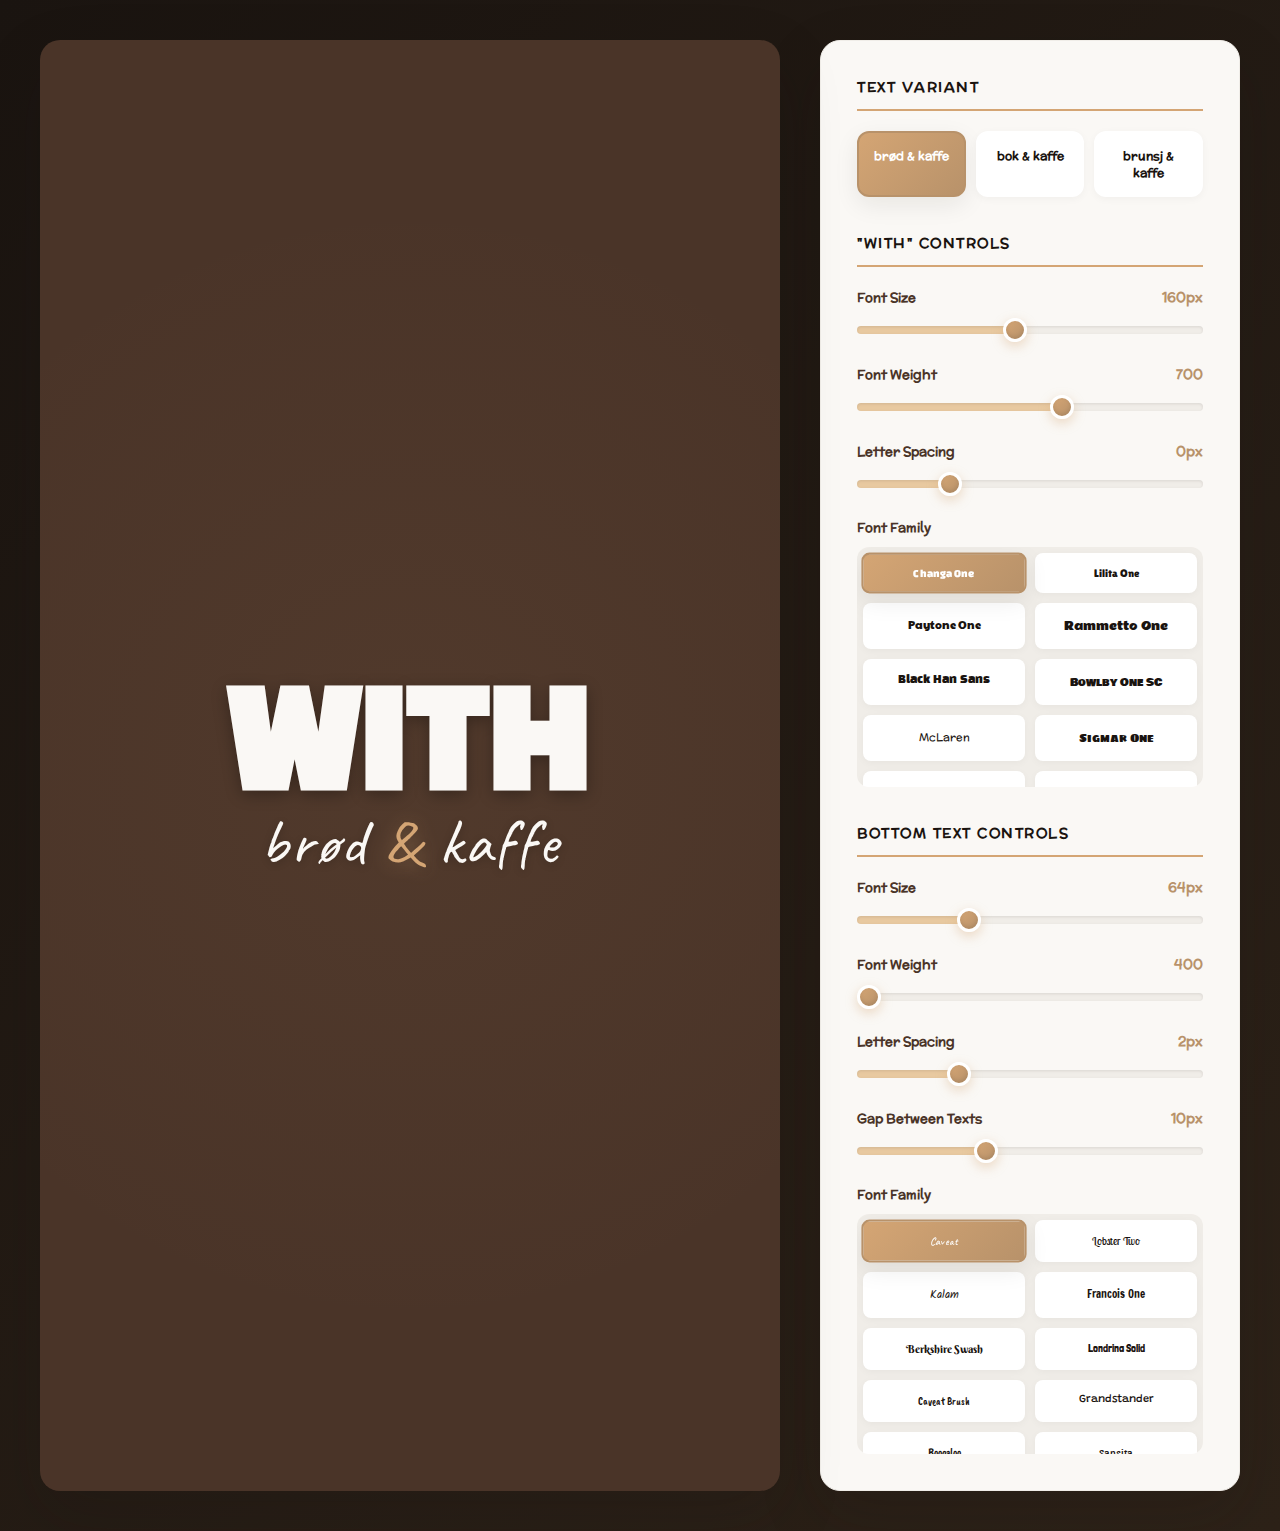
<file: fontExplorer.html>
<!DOCTYPE html>
<html lang="en">
<head>
    <meta charset="UTF-8">
    <meta name="viewport" content="width=device-width, initial-scale=1.0">
    <title>WITH Logo Font Explorer</title>
    <link rel="preconnect" href="https://fonts.googleapis.com">
    <link rel="preconnect" href="https://fonts.gstatic.com" crossorigin>
    <link href="https://fonts.googleapis.com/css2?family=Changa+One&family=Lilita+One&family=Paytone+One&family=Rammetto+One&family=Black+Han+Sans&family=Bowlby+One+SC&family=McLaren&family=Sigmar+One&family=Chelsea+Market&family=Freeman&family=Protest+Strike&family=Braah+One&family=Gasoek+One&family=Bungee&family=Rubik+Mono+One&family=Titan+One&family=Secular+One&family=Righteous&family=Caveat&family=Lobster+Two&family=Kalam&family=Francois+One&family=Berkshire+Swash&family=Londrina+Solid&family=Caveat+Brush&family=Grandstander&family=Boogaloo&family=Sansita&family=Belanosima&family=Cabin+Sketch&family=Yuji+Mai&family=Caladea&family=Skranji&family=Mochiy+Pop+One&family=IM+Fell+DW+Pica&family=Wendy+One&family=Darumadrop+One&family=Gorditas&family=Galindo&family=Indie+Flower&family=Patrick+Hand&family=Comfortaa&family=Courgette&family=Quicksand&display=swap" rel="stylesheet">
    <style>
        :root {
            --espresso: #1A1410;
            --espresso-light: #4A3428;
            --espresso-medium: #2d2218;
            --honey: #D4A574;
            --honey-dark: #B8926A;
            --honey-light: #E8C9A0;
            --cream: #FAF8F5;
            --cream-dark: #F0EDE8;
            --white: #FFFFFF;
            --shadow-sm: 0 2px 8px rgba(26, 20, 16, 0.04);
            --shadow-md: 0 8px 24px rgba(26, 20, 16, 0.08);
            --shadow-lg: 0 16px 48px rgba(26, 20, 16, 0.12);
            --shadow-xl: 0 24px 64px rgba(26, 20, 16, 0.16);
            --radius-sm: 8px;
            --radius-md: 12px;
            --radius-lg: 16px;
            --radius-xl: 20px;
            --transition: all 0.4s cubic-bezier(0.4, 0, 0.2, 1);
            --transition-bounce: all 0.6s cubic-bezier(0.34, 1.56, 0.64, 1);
        }

        * {
            margin: 0;
            padding: 0;
            box-sizing: border-box;
        }

        body {
            background: linear-gradient(135deg, var(--espresso) 0%, var(--espresso-medium) 100%);
            font-family: 'McLaren', cursive;
            color: var(--cream);
            min-height: 100vh;
            display: flex;
            padding: 40px;
            gap: 40px;
        }

        .logo-preview {
            flex: 1;
            display: flex;
            align-items: center;
            justify-content: center;
            padding: 60px;
            background: var(--espresso-light);
            border-radius: var(--radius-xl);
            box-shadow: var(--shadow-xl);
            position: relative;
            overflow: hidden;
        }

        .logo-preview::before {
            content: '';
            position: absolute;
            top: 0;
            left: 0;
            right: 0;
            bottom: 0;
            background: radial-gradient(circle at 50% 50%, rgba(212, 165, 116, 0.05) 0%, transparent 70%);
            pointer-events: none;
        }

        .logo-container {
            display: flex;
            flex-direction: column;
            align-items: center;
            text-align: center;
            position: relative;
            z-index: 1;
        }

        .logo-top {
            color: var(--cream);
            line-height: 0.9;
            margin: 0;
            text-shadow: 0 4px 16px rgba(0, 0, 0, 0.3);
        }

        .logo-bottom {
            color: var(--cream);
            line-height: 0.9;
            margin: 0;
            text-shadow: 0 2px 8px rgba(0, 0, 0, 0.2);
        }

        .logo-bottom .ampersand {
            color: var(--honey);
            filter: drop-shadow(0 2px 8px rgba(212, 165, 116, 0.4));
        }

        .controls-panel {
            width: 420px;
            background: var(--cream);
            border-radius: var(--radius-xl);
            padding: 36px;
            overflow-y: auto;
            box-shadow: var(--shadow-xl);
            border: 1px solid var(--cream-dark);
        }

        .control-section {
            margin-bottom: 36px;
        }

        .control-section:last-child {
            margin-bottom: 0;
        }

        .section-title {
            font-size: 14px;
            font-weight: bold;
            margin-bottom: 20px;
            color: var(--espresso);
            text-transform: uppercase;
            letter-spacing: 1.5px;
            padding-bottom: 12px;
            border-bottom: 2px solid var(--honey);
        }

        .control-group {
            margin-bottom: 24px;
        }

        .control-group:last-child {
            margin-bottom: 0;
        }

        .control-label {
            display: flex;
            justify-content: space-between;
            align-items: center;
            margin-bottom: 10px;
            font-size: 13px;
            color: var(--espresso-light);
            font-weight: 600;
        }

        .control-value {
            color: var(--honey-dark);
            font-weight: bold;
            font-size: 14px;
        }

        input[type="range"] {
            width: 100%;
            height: 8px;
            border-radius: 20px;
            background: var(--cream-dark);
            outline: none;
            appearance: none;
            cursor: pointer;
            transition: var(--transition);
            box-shadow: inset 0 1px 3px rgba(26, 20, 16, 0.1);
        }

        input[type="range"]:hover {
            background: linear-gradient(to right, var(--honey-light) 0%, var(--cream-dark) 0%);
        }

        input[type="range"]::-webkit-slider-thumb {
            -webkit-appearance: none;
            appearance: none;
            width: 24px;
            height: 24px;
            border-radius: 50%;
            background: linear-gradient(135deg, var(--honey) 0%, var(--honey-dark) 100%);
            cursor: pointer;
            transition: var(--transition-bounce);
            box-shadow: 0 4px 12px rgba(212, 165, 116, 0.4), inset 0 -2px 4px rgba(0, 0, 0, 0.1);
            border: 3px solid var(--white);
        }

        input[type="range"]::-webkit-slider-thumb:hover {
            transform: scale(1.25);
            box-shadow: 0 6px 20px rgba(212, 165, 116, 0.6), inset 0 -2px 4px rgba(0, 0, 0, 0.1);
        }

        input[type="range"]::-webkit-slider-thumb:active {
            transform: scale(1.1);
        }

        input[type="range"]::-moz-range-thumb {
            width: 24px;
            height: 24px;
            border-radius: 50%;
            background: linear-gradient(135deg, var(--honey) 0%, var(--honey-dark) 100%);
            cursor: pointer;
            border: 3px solid var(--white);
            box-shadow: 0 4px 12px rgba(212, 165, 116, 0.4), inset 0 -2px 4px rgba(0, 0, 0, 0.1);
            transition: var(--transition-bounce);
        }

        input[type="range"]::-moz-range-thumb:hover {
            transform: scale(1.25);
        }

        .font-selector {
            display: grid;
            grid-template-columns: repeat(2, 1fr);
            gap: 10px;
            max-height: 240px;
            overflow-y: auto;
            padding: 6px;
            background: var(--cream-dark);
            border-radius: var(--radius-md);
        }

        .font-option {
            padding: 12px 10px;
            background: var(--white);
            border: 2px solid transparent;
            border-radius: var(--radius-sm);
            cursor: pointer;
            transition: var(--transition);
            font-size: 11px;
            text-align: center;
            color: var(--espresso);
            box-shadow: var(--shadow-sm);
            font-weight: 500;
        }

        .font-option:hover {
            background: var(--honey-light);
            border-color: var(--honey);
            transform: translateY(-2px);
            box-shadow: var(--shadow-md);
        }

        .font-option.active {
            background: linear-gradient(135deg, var(--honey) 0%, var(--honey-dark) 100%);
            border-color: var(--honey-dark);
            color: var(--white);
            box-shadow: var(--shadow-md);
            transform: scale(1.02);
        }

        .text-options {
            display: flex;
            gap: 10px;
        }

        .text-option {
            flex: 1;
            padding: 14px 12px;
            background: var(--white);
            border: 2px solid transparent;
            border-radius: var(--radius-md);
            cursor: pointer;
            transition: var(--transition);
            font-size: 12px;
            text-align: center;
            color: var(--espresso);
            box-shadow: var(--shadow-sm);
            font-weight: 600;
        }

        .text-option:hover {
            background: var(--honey-light);
            border-color: var(--honey);
            transform: translateY(-2px);
            box-shadow: var(--shadow-md);
        }

        .text-option.active {
            background: linear-gradient(135deg, var(--honey) 0%, var(--honey-dark) 100%);
            border-color: var(--honey-dark);
            color: var(--white);
            box-shadow: var(--shadow-md);
        }

        .font-selector::-webkit-scrollbar {
            width: 8px;
        }

        .font-selector::-webkit-scrollbar-track {
            background: var(--cream);
            border-radius: 4px;
        }

        .font-selector::-webkit-scrollbar-thumb {
            background: var(--honey);
            border-radius: 4px;
            transition: var(--transition);
        }

        .font-selector::-webkit-scrollbar-thumb:hover {
            background: var(--honey-dark);
        }

        .controls-panel::-webkit-scrollbar {
            width: 10px;
        }

        .controls-panel::-webkit-scrollbar-track {
            background: transparent;
        }

        .controls-panel::-webkit-scrollbar-thumb {
            background: var(--honey-light);
            border-radius: 5px;
            border: 2px solid var(--cream);
        }

        .controls-panel::-webkit-scrollbar-thumb:hover {
            background: var(--honey);
        }

        @media (max-width: 1024px) {
            body {
                flex-direction: column;
                padding: 20px;
            }
            .controls-panel {
                width: 100%;
                max-height: 600px;
            }
            .logo-preview {
                min-height: 400px;
            }
        }
    </style>
</head>
<body>
    <div class="logo-preview">
        <div class="logo-container">
            <h1 class="logo-top" id="logoTop">WITH</h1>
            <h2 class="logo-bottom" id="logoBottom">brød <span class="ampersand">&</span> kaffe</h2>
        </div>
    </div>

    <div class="controls-panel">
        <div class="control-section">
            <div class="section-title">Text Variant</div>
            <div class="text-options">
                <div class="text-option active" data-text="brød & kaffe">brød & kaffe</div>
                <div class="text-option" data-text="bok & kaffe">bok & kaffe</div>
                <div class="text-option" data-text="brunsj & kaffe">brunsj & kaffe</div>
            </div>
        </div>

        <div class="control-section">
            <div class="section-title">"WITH" Controls</div>
            
            <div class="control-group">
                <div class="control-label">
                    <span>Font Size</span>
                    <span class="control-value" id="topSizeValue">160px</span>
                </div>
                <input type="range" id="topSize" min="60" max="280" value="160" step="5">
            </div>

            <div class="control-group">
                <div class="control-label">
                    <span>Font Weight</span>
                    <span class="control-value" id="topWeightValue">700</span>
                </div>
                <input type="range" id="topWeight" min="400" max="900" value="700" step="100">
            </div>

            <div class="control-group">
                <div class="control-label">
                    <span>Letter Spacing</span>
                    <span class="control-value" id="topSpacingValue">0px</span>
                </div>
                <input type="range" id="topSpacing" min="-10" max="30" value="0" step="1">
            </div>

            <div class="control-group">
                <div class="control-label">
                    <span>Font Family</span>
                </div>
                <div class="font-selector" id="topFontSelector"></div>
            </div>
        </div>

        <div class="control-section">
            <div class="section-title">Bottom Text Controls</div>
            
            <div class="control-group">
                <div class="control-label">
                    <span>Font Size</span>
                    <span class="control-value" id="bottomSizeValue">64px</span>
                </div>
                <input type="range" id="bottomSize" min="30" max="140" value="64" step="2">
            </div>

            <div class="control-group">
                <div class="control-label">
                    <span>Font Weight</span>
                    <span class="control-value" id="bottomWeightValue">400</span>
                </div>
                <input type="range" id="bottomWeight" min="400" max="900" value="400" step="100">
            </div>

            <div class="control-group">
                <div class="control-label">
                    <span>Letter Spacing</span>
                    <span class="control-value" id="bottomSpacingValue">2px</span>
                </div>
                <input type="range" id="bottomSpacing" min="-5" max="20" value="2" step="1">
            </div>

            <div class="control-group">
                <div class="control-label">
                    <span>Gap Between Texts</span>
                    <span class="control-value" id="gapValue">10px</span>
                </div>
                <input type="range" id="gap" min="-30" max="80" value="10" step="2">
            </div>

            <div class="control-group">
                <div class="control-label">
                    <span>Font Family</span>
                </div>
                <div class="font-selector" id="bottomFontSelector"></div>
            </div>
        </div>
    </div>

    <script>
        const topFonts = [
            'Changa One', 'Lilita One', 'Paytone One', 'Rammetto One',
            'Black Han Sans', 'Bowlby One SC', 'McLaren', 'Sigmar One',
            'Chelsea Market', 'Freeman', 'Protest Strike', 'Braah One',
            'Gasoek One', 'Bungee', 'Rubik Mono One', 'Titan One',
            'Secular One', 'Righteous'
        ];

        const bottomFonts = [
            'Caveat', 'Lobster Two', 'Kalam', 'Francois One',
            'Berkshire Swash', 'Londrina Solid', 'Caveat Brush', 'Grandstander',
            'Boogaloo', 'Sansita', 'Belanosima', 'Cabin Sketch',
            'Yuji Mai', 'Caladea', 'Skranji', 'Mochiy Pop One',
            'McLaren', 'Chelsea Market', 'IM Fell DW Pica', 'Wendy One',
            'Darumadrop One', 'Gorditas', 'Galindo', 'Indie Flower',
            'Patrick Hand', 'Comfortaa', 'Courgette', 'Quicksand'
        ];

        const state = {
            topFont: 'Changa One',
            bottomFont: 'Caveat',
            topSize: 160,
            topWeight: 700,
            topSpacing: 0,
            bottomSize: 64,
            bottomWeight: 400,
            bottomSpacing: 2,
            gap: 10,
            bottomText: 'brød & kaffe'
        };

        function updateLogo() {
            const logoTop = document.getElementById('logoTop');
            const logoBottom = document.getElementById('logoBottom');
            const logoContainer = document.querySelector('.logo-container');

            logoTop.style.fontFamily = `'${state.topFont}', cursive`;
            logoTop.style.fontSize = `${state.topSize}px`;
            logoTop.style.fontWeight = state.topWeight;
            logoTop.style.letterSpacing = `${state.topSpacing}px`;

            logoBottom.style.fontFamily = `'${state.bottomFont}', cursive`;
            logoBottom.style.fontSize = `${state.bottomSize}px`;
            logoBottom.style.fontWeight = state.bottomWeight;
            logoBottom.style.letterSpacing = `${state.bottomSpacing}px`;

            logoContainer.style.gap = `${state.gap}px`;

            const parts = state.bottomText.split(' & ');
            logoBottom.innerHTML = `${parts[0]} <span class="ampersand">&</span> ${parts[1]}`;
        }

        function updateSliderBackground(slider, value) {
            const min = slider.min;
            const max = slider.max;
            const percentage = ((value - min) / (max - min)) * 100;
            slider.style.background = `linear-gradient(to right, #E8C9A0 0%, #E8C9A0 ${percentage}%, #F0EDE8 ${percentage}%, #F0EDE8 100%)`;
        }

        function createFontOptions(fonts, containerId, type) {
            const container = document.getElementById(containerId);
            fonts.forEach(font => {
                const option = document.createElement('div');
                option.className = 'font-option';
                if ((type === 'top' && font === state.topFont) || 
                    (type === 'bottom' && font === state.bottomFont)) {
                    option.classList.add('active');
                }
                option.textContent = font;
                option.style.fontFamily = `'${font}', cursive`;
                option.addEventListener('click', () => {
                    container.querySelectorAll('.font-option').forEach(o => o.classList.remove('active'));
                    option.classList.add('active');
                    if (type === 'top') {
                        state.topFont = font;
                    } else {
                        state.bottomFont = font;
                    }
                    updateLogo();
                });
                container.appendChild(option);
            });
        }

        function setupControls() {
            const topSizeSlider = document.getElementById('topSize');
            topSizeSlider.addEventListener('input', (e) => {
                state.topSize = parseInt(e.target.value);
                document.getElementById('topSizeValue').textContent = `${state.topSize}px`;
                updateSliderBackground(topSizeSlider, state.topSize);
                updateLogo();
            });
            updateSliderBackground(topSizeSlider, state.topSize);

            const topWeightSlider = document.getElementById('topWeight');
            topWeightSlider.addEventListener('input', (e) => {
                state.topWeight = parseInt(e.target.value);
                document.getElementById('topWeightValue').textContent = state.topWeight;
                updateSliderBackground(topWeightSlider, state.topWeight);
                updateLogo();
            });
            updateSliderBackground(topWeightSlider, state.topWeight);

            const topSpacingSlider = document.getElementById('topSpacing');
            topSpacingSlider.addEventListener('input', (e) => {
                state.topSpacing = parseInt(e.target.value);
                document.getElementById('topSpacingValue').textContent = `${state.topSpacing}px`;
                updateSliderBackground(topSpacingSlider, state.topSpacing);
                updateLogo();
            });
            updateSliderBackground(topSpacingSlider, state.topSpacing);

            const bottomSizeSlider = document.getElementById('bottomSize');
            bottomSizeSlider.addEventListener('input', (e) => {
                state.bottomSize = parseInt(e.target.value);
                document.getElementById('bottomSizeValue').textContent = `${state.bottomSize}px`;
                updateSliderBackground(bottomSizeSlider, state.bottomSize);
                updateLogo();
            });
            updateSliderBackground(bottomSizeSlider, state.bottomSize);

            const bottomWeightSlider = document.getElementById('bottomWeight');
            bottomWeightSlider.addEventListener('input', (e) => {
                state.bottomWeight = parseInt(e.target.value);
                document.getElementById('bottomWeightValue').textContent = state.bottomWeight;
                updateSliderBackground(bottomWeightSlider, state.bottomWeight);
                updateLogo();
            });
            updateSliderBackground(bottomWeightSlider, state.bottomWeight);

            const bottomSpacingSlider = document.getElementById('bottomSpacing');
            bottomSpacingSlider.addEventListener('input', (e) => {
                state.bottomSpacing = parseInt(e.target.value);
                document.getElementById('bottomSpacingValue').textContent = `${state.bottomSpacing}px`;
                updateSliderBackground(bottomSpacingSlider, state.bottomSpacing);
                updateLogo();
            });
            updateSliderBackground(bottomSpacingSlider, state.bottomSpacing);

            const gapSlider = document.getElementById('gap');
            gapSlider.addEventListener('input', (e) => {
                state.gap = parseInt(e.target.value);
                document.getElementById('gapValue').textContent = `${state.gap}px`;
                updateSliderBackground(gapSlider, state.gap);
                updateLogo();
            });
            updateSliderBackground(gapSlider, state.gap);

            document.querySelectorAll('.text-option').forEach(option => {
                option.addEventListener('click', () => {
                    document.querySelectorAll('.text-option').forEach(o => o.classList.remove('active'));
                    option.classList.add('active');
                    state.bottomText = option.dataset.text;
                    updateLogo();
                });
            });
        }

        createFontOptions(topFonts, 'topFontSelector', 'top');
        createFontOptions(bottomFonts, 'bottomFontSelector', 'bottom');
        setupControls();
        updateLogo();
    </script>
</body>
</html>
</file>
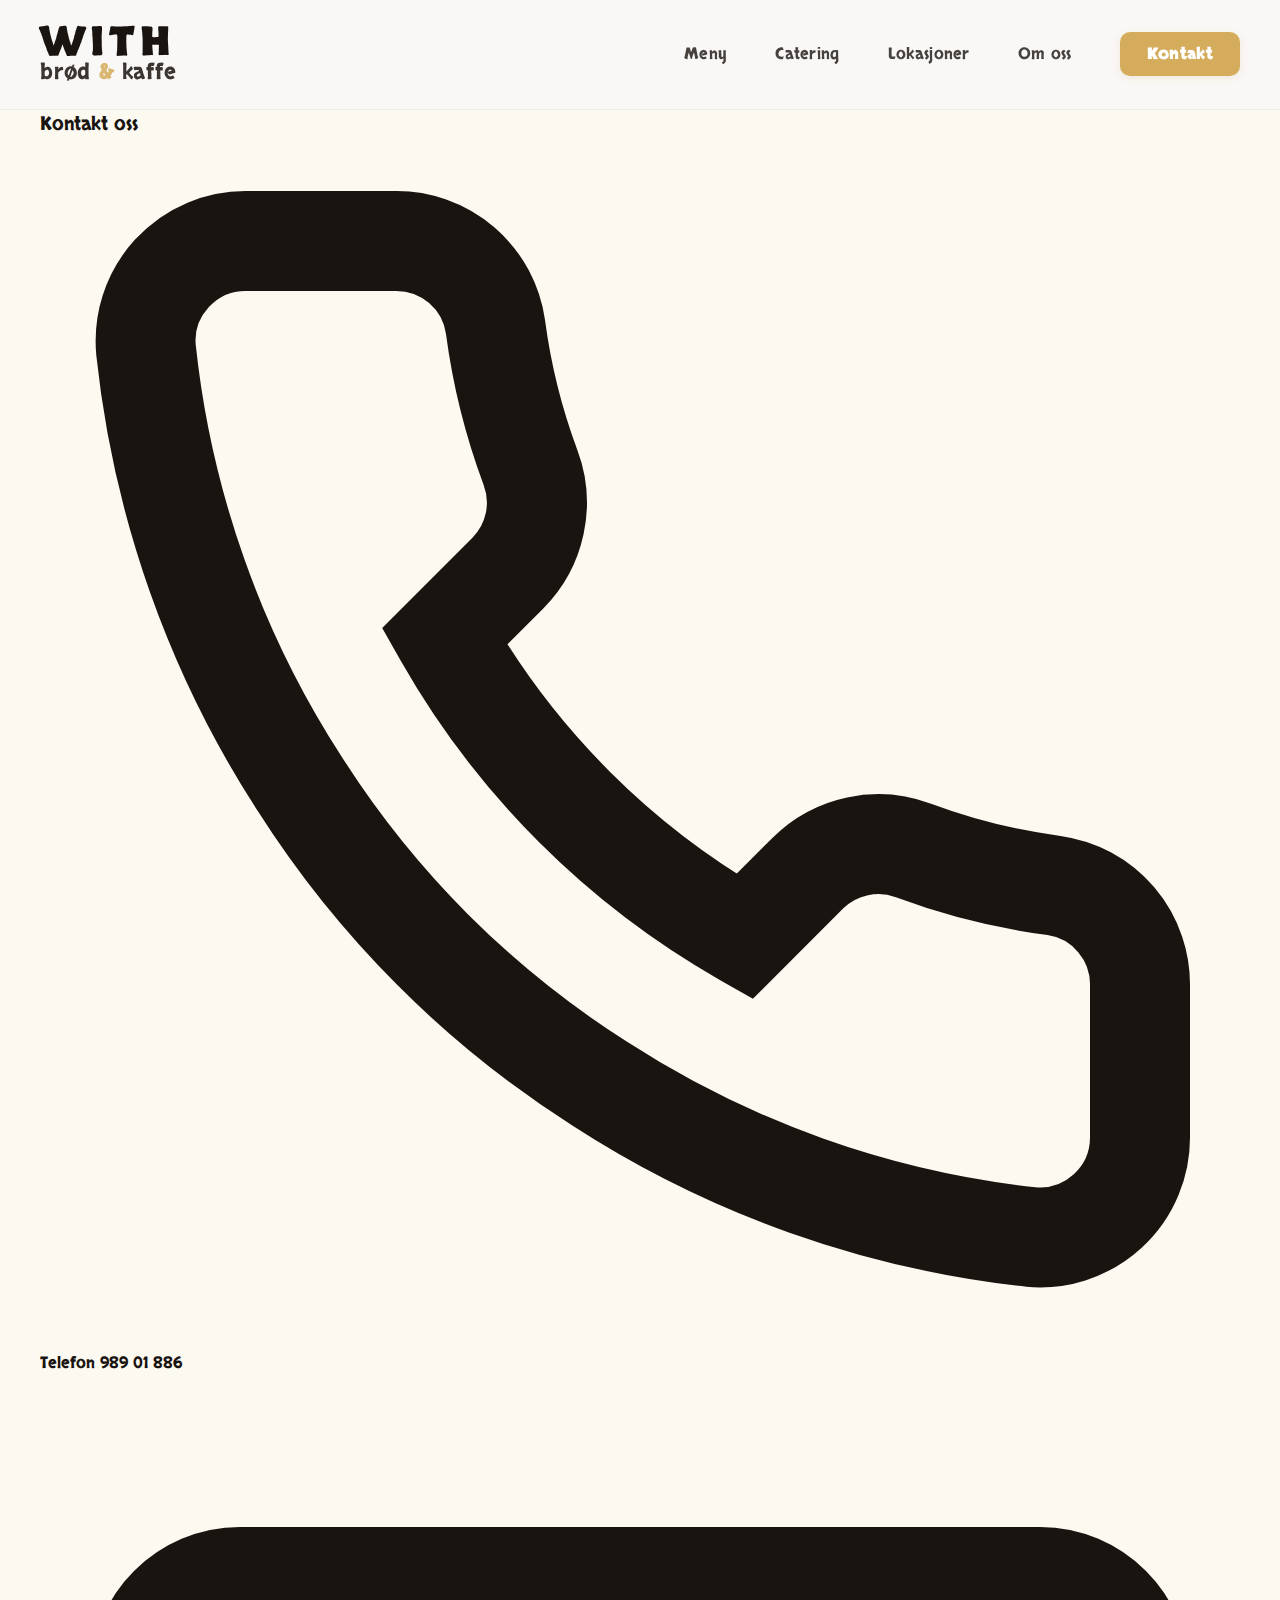
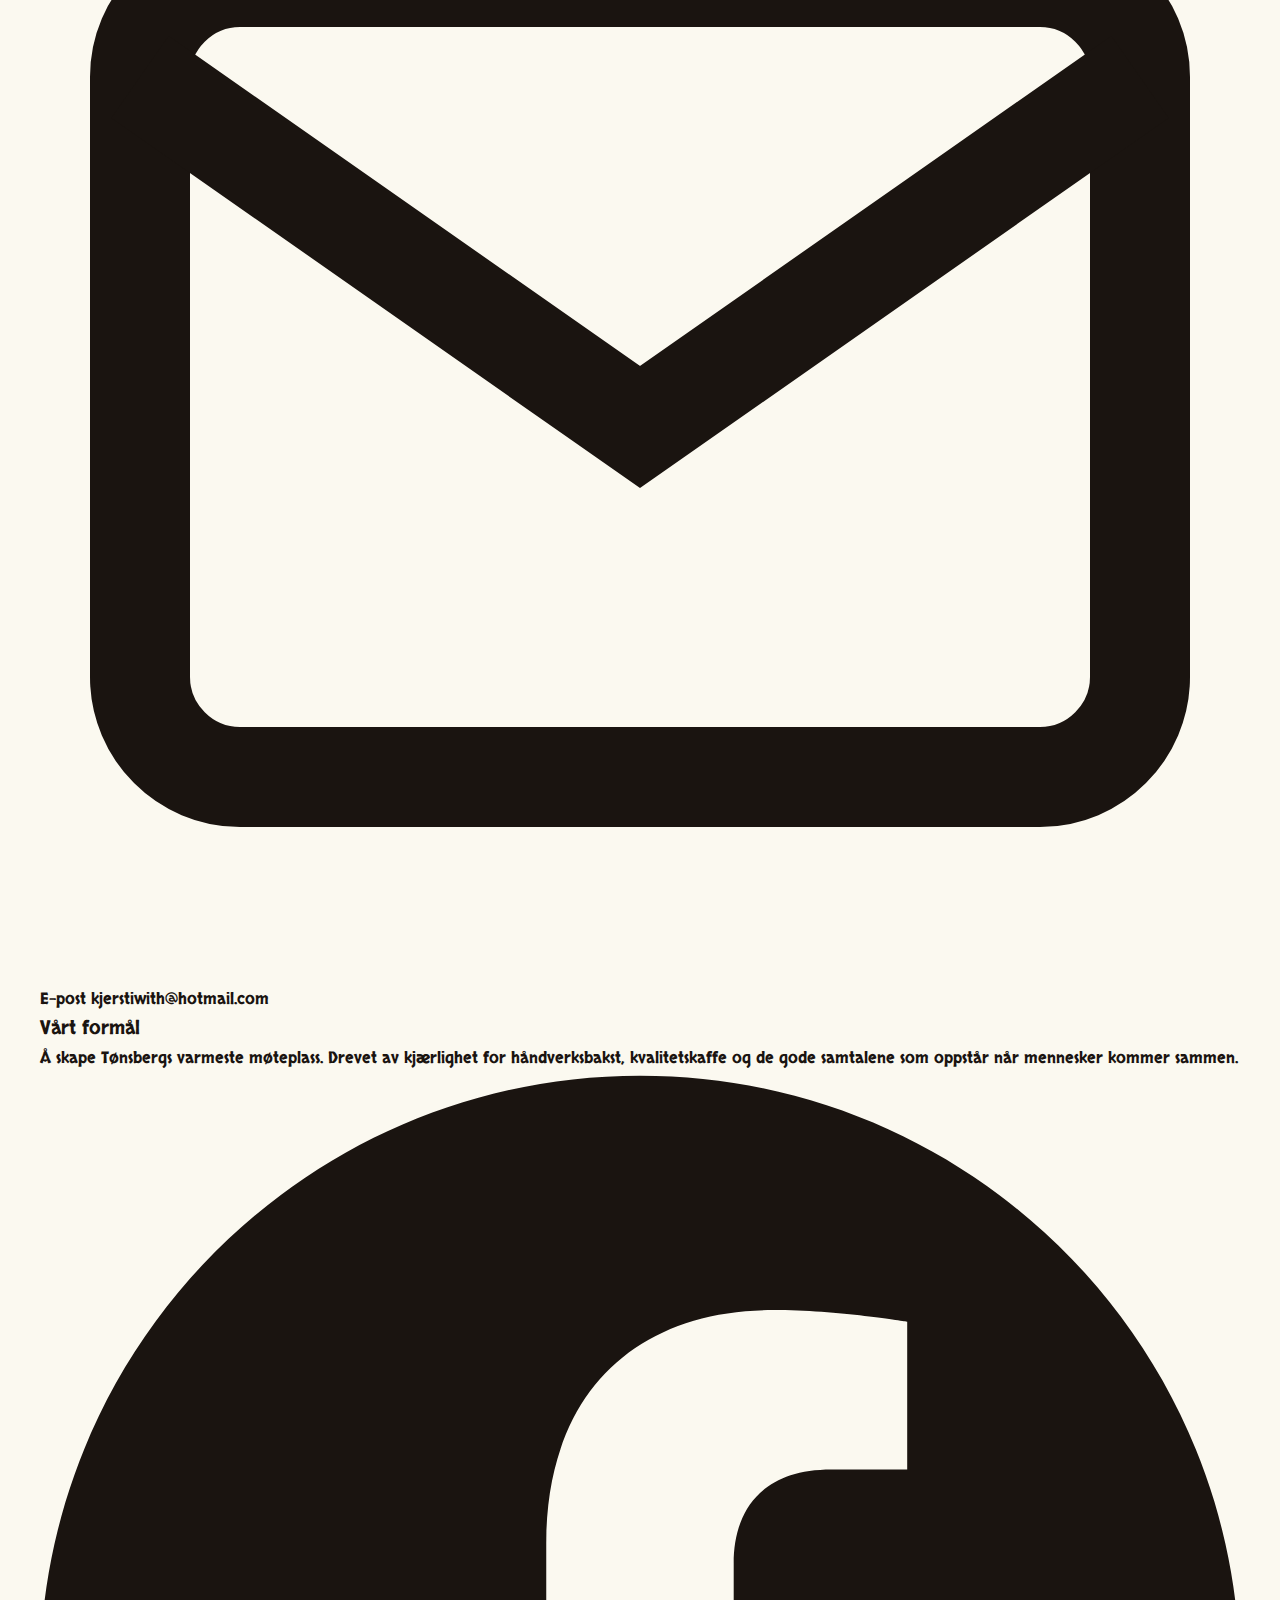
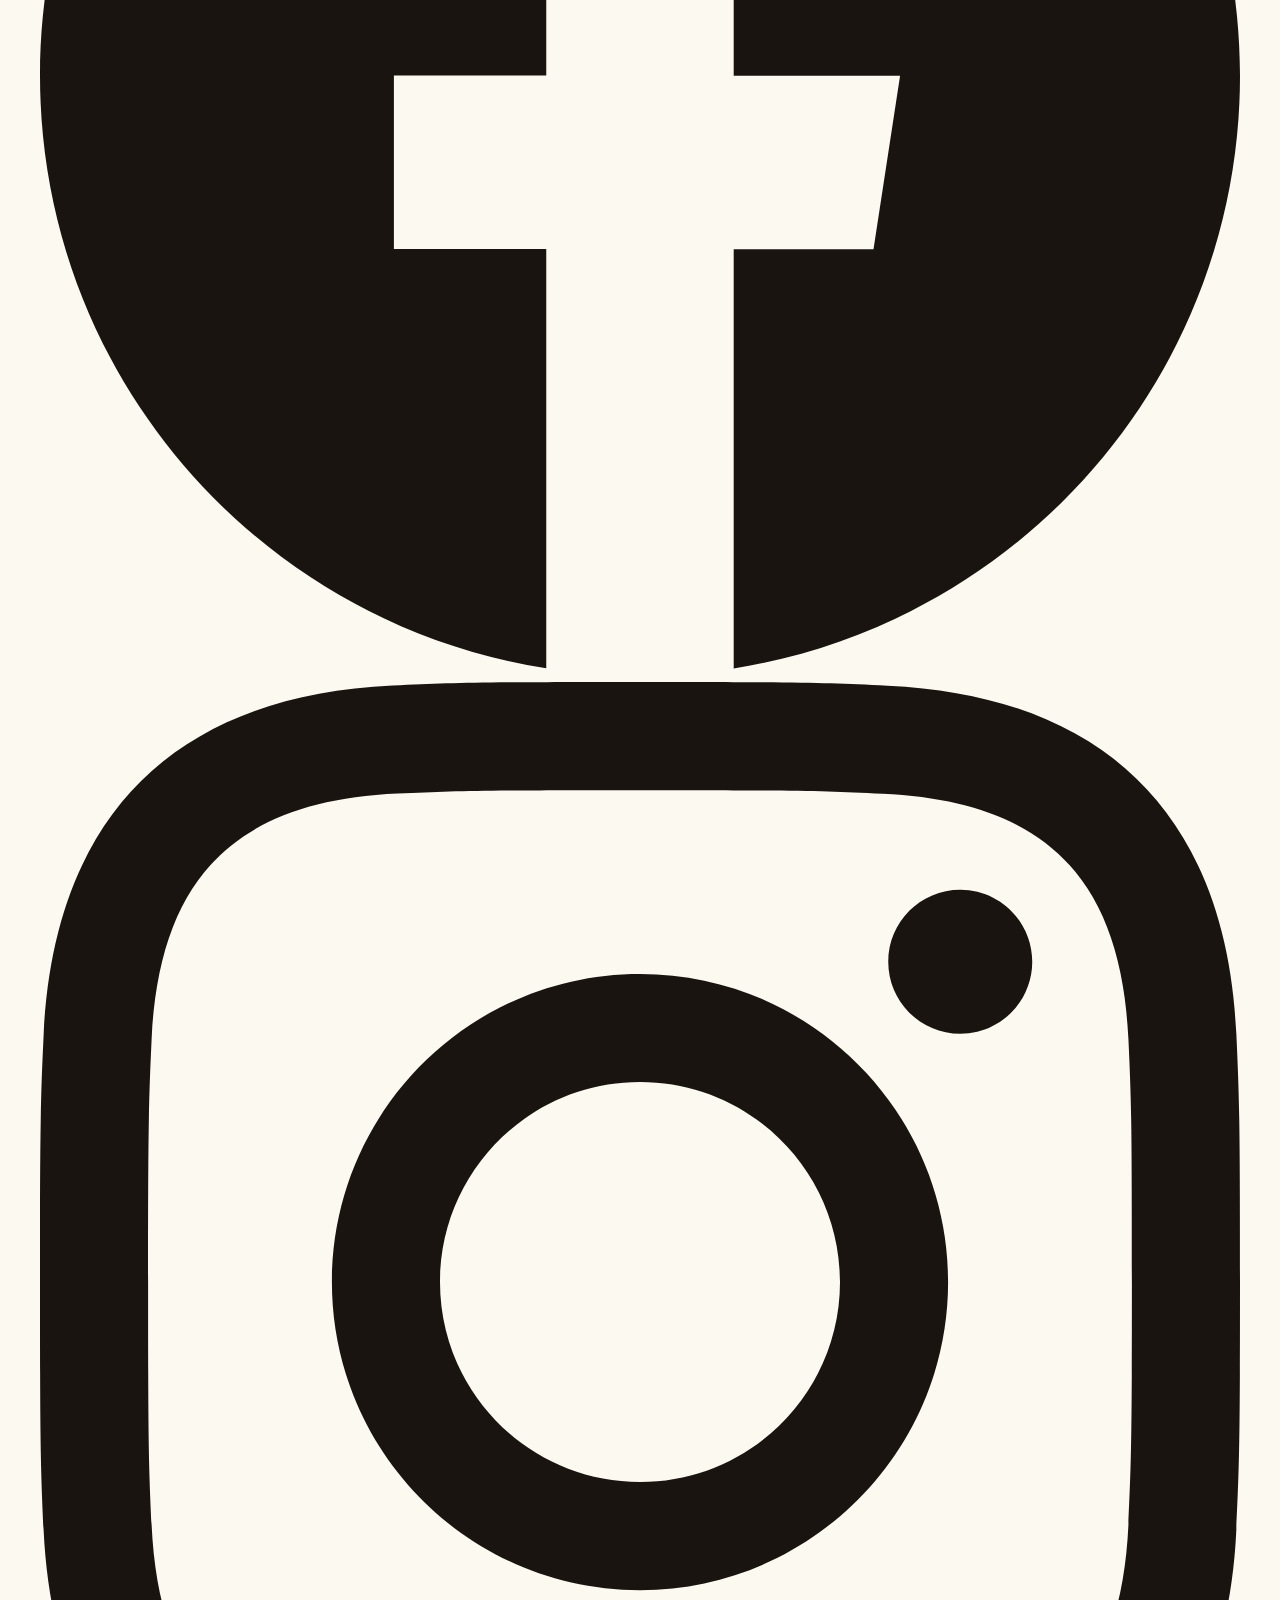
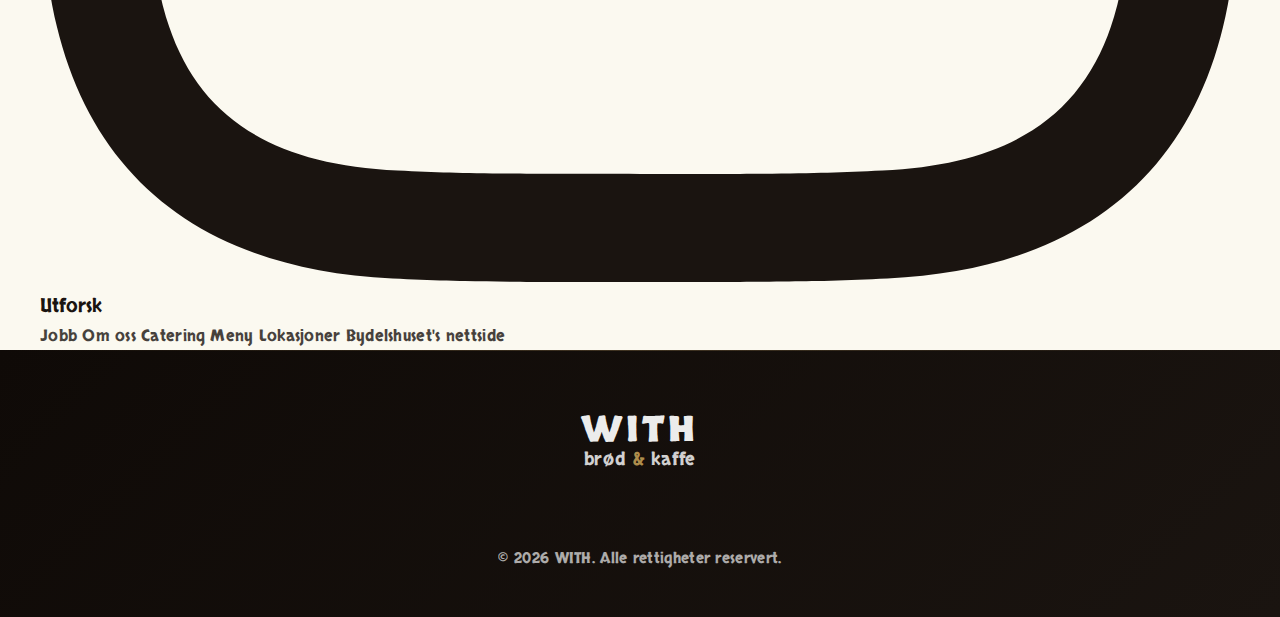
<file: frontend/bakst.html>
<!DOCTYPE html>
<html lang="no">
  <head>
    <meta charset="UTF-8" />
    <meta name="viewport" content="width=device-width, initial-scale=1.0" />
    <meta name="color-scheme" content="light only">
    <title>WITH</title>
    <link rel="stylesheet" href="./styles/mainCSS/importMain.css" />
    <link rel="stylesheet" href="./styles/indexCSS/importIndex.css" />
    <link rel="preconnect" href="https://fonts.googleapis.com" />
    <link rel="preconnect" href="https://fonts.gstatic.com" crossorigin />
    <link
      href="https://fonts.googleapis.com/css2?family=Playfair+Display:wght@400;500;600;700;800&family=Inter:wght@300;400;500;600;700&family=Bowlby+One+SC&family=Skranji:wght@400;700&display=swap"
      rel="stylesheet"
    />
  </head>
  <body>
    <!-- Header -->
    <header>
      <div class="container">
        <a href="index.html" class="logo-link">
          <div class="logo">
            <div class="logo-top">WITH</div>
            <div class="logo-bottom">
              brød <span class="accent">&</span> kaffe
            </div>
          </div>
        </a>

        <!-- Hamburger Menu Button -->
        <button
          class="hamburger"
          aria-label="Toggle menu"
          aria-expanded="false"
        >
          <span class="hamburger-line"></span>
          <span class="hamburger-line"></span>
          <span class="hamburger-line"></span>
        </button>

        <nav class="nav-menu">
          <ul>
            <li><a href="menu.html">Meny</a></li>
            <li><a href="catering.html">Catering</a></li>
            <li><a href="locations.html">Lokasjoner</a></li>
            <li><a href="omOss.html">Om oss</a></li>
            <li>
              <a href="#kontakt" class="nav-cta"><span>Kontakt</span></a>
            </li>
          </ul>
        </nav>
      </div>
    </header>

      <!-- Contact Details -->
      <section id="kontakt" class="contact-info">
        <div class="container">
          <div class="contact-grid">
            <!-- Left: Contact Details -->
            <div class="contact-column">
              <h3 class="contact-heading">Kontakt oss</h3>
              <div class="contact-details">
                <a href="tel:98901886" class="contact-item">
                  <svg
                    class="contact-icon"
                    viewBox="0 0 24 24"
                    fill="none"
                    stroke="currentColor"
                    stroke-width="2"
                  >
                    <path
                      d="M22 16.92v3a2 2 0 0 1-2.18 2 19.79 19.79 0 0 1-8.63-3.07 19.5 19.5 0 0 1-6-6 19.79 19.79 0 0 1-3.07-8.67A2 2 0 0 1 4.11 2h3a2 2 0 0 1 2 1.72 12.84 12.84 0 0 0 .7 2.81 2 2 0 0 1-.45 2.11L8.09 9.91a16 16 0 0 0 6 6l1.27-1.27a2 2 0 0 1 2.11-.45 12.84 12.84 0 0 0 2.81.7A2 2 0 0 1 22 16.92z"
                    ></path>
                  </svg>
                  <div class="contact-text">
                    <span class="contact-label">Telefon</span>
                    <span class="contact-value">989 01 886</span>
                  </div>
                </a>
                <a href="mailto:kjerstiwith@hotmail.com" class="contact-item">
                  <svg
                    class="contact-icon"
                    viewBox="0 0 24 24"
                    fill="none"
                    stroke="currentColor"
                    stroke-width="2"
                  >
                    <path
                      d="M4 4h16c1.1 0 2 .9 2 2v12c0 1.1-.9 2-2 2H4c-1.1 0-2-.9-2-2V6c0-1.1.9-2 2-2z"
                    ></path>
                    <polyline points="22,6 12,13 2,6"></polyline>
                  </svg>
                  <div class="contact-text">
                    <span class="contact-label">E-post</span>
                    <span class="contact-value">kjerstiwith@hotmail.com</span>
                  </div>
                </a>
              </div>
            </div>

            <!-- Center: Purpose & Socials -->
            <div class="contact-column contact-center">
              <h3 class="contact-heading">Vårt formål</h3>
              <p class="contact-tagline">
                Å skape Tønsbergs varmeste møteplass. Drevet av kjærlighet for
                håndverksbakst, kvalitetskaffe og de gode samtalene som oppstår
                når mennesker kommer sammen.
              </p>
              <div class="social-links">
                <a
                  href="https://www.facebook.com/withbrodogkaffe/?locale=nb_NO"
                  target="_blank"
                  rel="noopener noreferrer"
                  class="social-link"
                  aria-label="Facebook"
                >
                  <svg viewBox="0 0 24 24" fill="currentColor">
                    <path
                      d="M24 12.073c0-6.627-5.373-12-12-12s-12 5.373-12 12c0 5.99 4.388 10.954 10.125 11.854v-8.385H7.078v-3.47h3.047V9.43c0-3.007 1.792-4.669 4.533-4.669 1.312 0 2.686.235 2.686.235v2.953H15.83c-1.491 0-1.956.925-1.956 1.874v2.25h3.328l-.532 3.47h-2.796v8.385C19.612 23.027 24 18.062 24 12.073z"
                    />
                  </svg>
                </a>
                <a
                  href="https://www.instagram.com/withtonsberg/?hl=en"
                  target="_blank"
                  rel="noopener noreferrer"
                  class="social-link"
                  aria-label="Instagram"
                >
                  <svg viewBox="0 0 24 24" fill="currentColor">
                    <path
                      d="M12 2.163c3.204 0 3.584.012 4.85.07 3.252.148 4.771 1.691 4.919 4.919.058 1.265.069 1.645.069 4.849 0 3.205-.012 3.584-.069 4.849-.149 3.225-1.664 4.771-4.919 4.919-1.266.058-1.644.07-4.85.07-3.204 0-3.584-.012-4.849-.07-3.26-.149-4.771-1.699-4.919-4.92-.058-1.265-.07-1.644-.07-4.849 0-3.204.013-3.583.07-4.849.149-3.227 1.664-4.771 4.919-4.919 1.266-.057 1.645-.069 4.849-.069zm0-2.163c-3.259 0-3.667.014-4.947.072-4.358.2-6.78 2.618-6.98 6.98-.059 1.281-.073 1.689-.073 4.948 0 3.259.014 3.668.072 4.948.2 4.358 2.618 6.78 6.98 6.98 1.281.058 1.689.072 4.948.072 3.259 0 3.668-.014 4.948-.072 4.354-.2 6.782-2.618 6.979-6.98.059-1.28.073-1.689.073-4.948 0-3.259-.014-3.667-.072-4.947-.196-4.354-2.617-6.78-6.979-6.98-1.281-.059-1.69-.073-4.949-.073zm0 5.838c-3.403 0-6.162 2.759-6.162 6.162s2.759 6.163 6.162 6.163 6.162-2.759 6.162-6.163c0-3.403-2.759-6.162-6.162-6.162zm0 10.162c-2.209 0-4-1.79-4-4 0-2.209 1.791-4 4-4s4 1.791 4 4c0 2.21-1.791 4-4 4zm6.406-11.845c-.796 0-1.441.645-1.441 1.44s.645 1.44 1.441 1.44c.795 0 1.439-.645 1.439-1.44s-.644-1.44-1.439-1.44z"
                    />
                  </svg>
                </a>
              </div>
            </div>

            <!-- Right: Quick Links -->
            <div class="contact-column">
              <h3 class="contact-heading">Utforsk</h3>
              <nav class="quick-links">
                <a href="jobb.html" class="quick-link">Jobb</a>
                <a href="omOss.html" class="quick-link">Om oss</a>
                <a href="catering.html" class="quick-link">Catering</a>
                <a href="menu.html" class="quick-link">Meny</a>
                <a href="locations.html" class="quick-link">Lokasjoner</a>
                <a href="https://bydelshuset.com/with-bakeri" class="quick-link"
                  >Bydelshuset's nettside</a
                >
              </nav>
            </div>
          </div>
        </div>
      </section>
    </main>

    <!-- Footer logo and copyright -->
    <footer>
      <div class="container">
        <div class="footer-content">
          <a href="index.html" class="footer-logo">
            <div class="logo-top">WITH</div>
            <div class="logo-bottom">
              brød <span class="accent">&</span> kaffe
            </div>
          </a>
          <div class="footer-divider"></div>
          <p>
            &copy; <span id="copyright-year"></span> WITH. Alle rettigheter
            reservert.
          </p>
        </div>
      </div>
    </footer>

    <!-- JavaScript -->
    <script src="./js/mainJS/hamburger.js"></script>
    <script src="./js/mainJS/scrollHeader.js"></script>
    <script src="./js/mainJS/logoAnimation.js"></script>
    <script src="./js/mainJS/marquee.js"></script>
    <script src="./js/mainJS/copyrightYear.js"></script>
  </body>
</html>
</file>
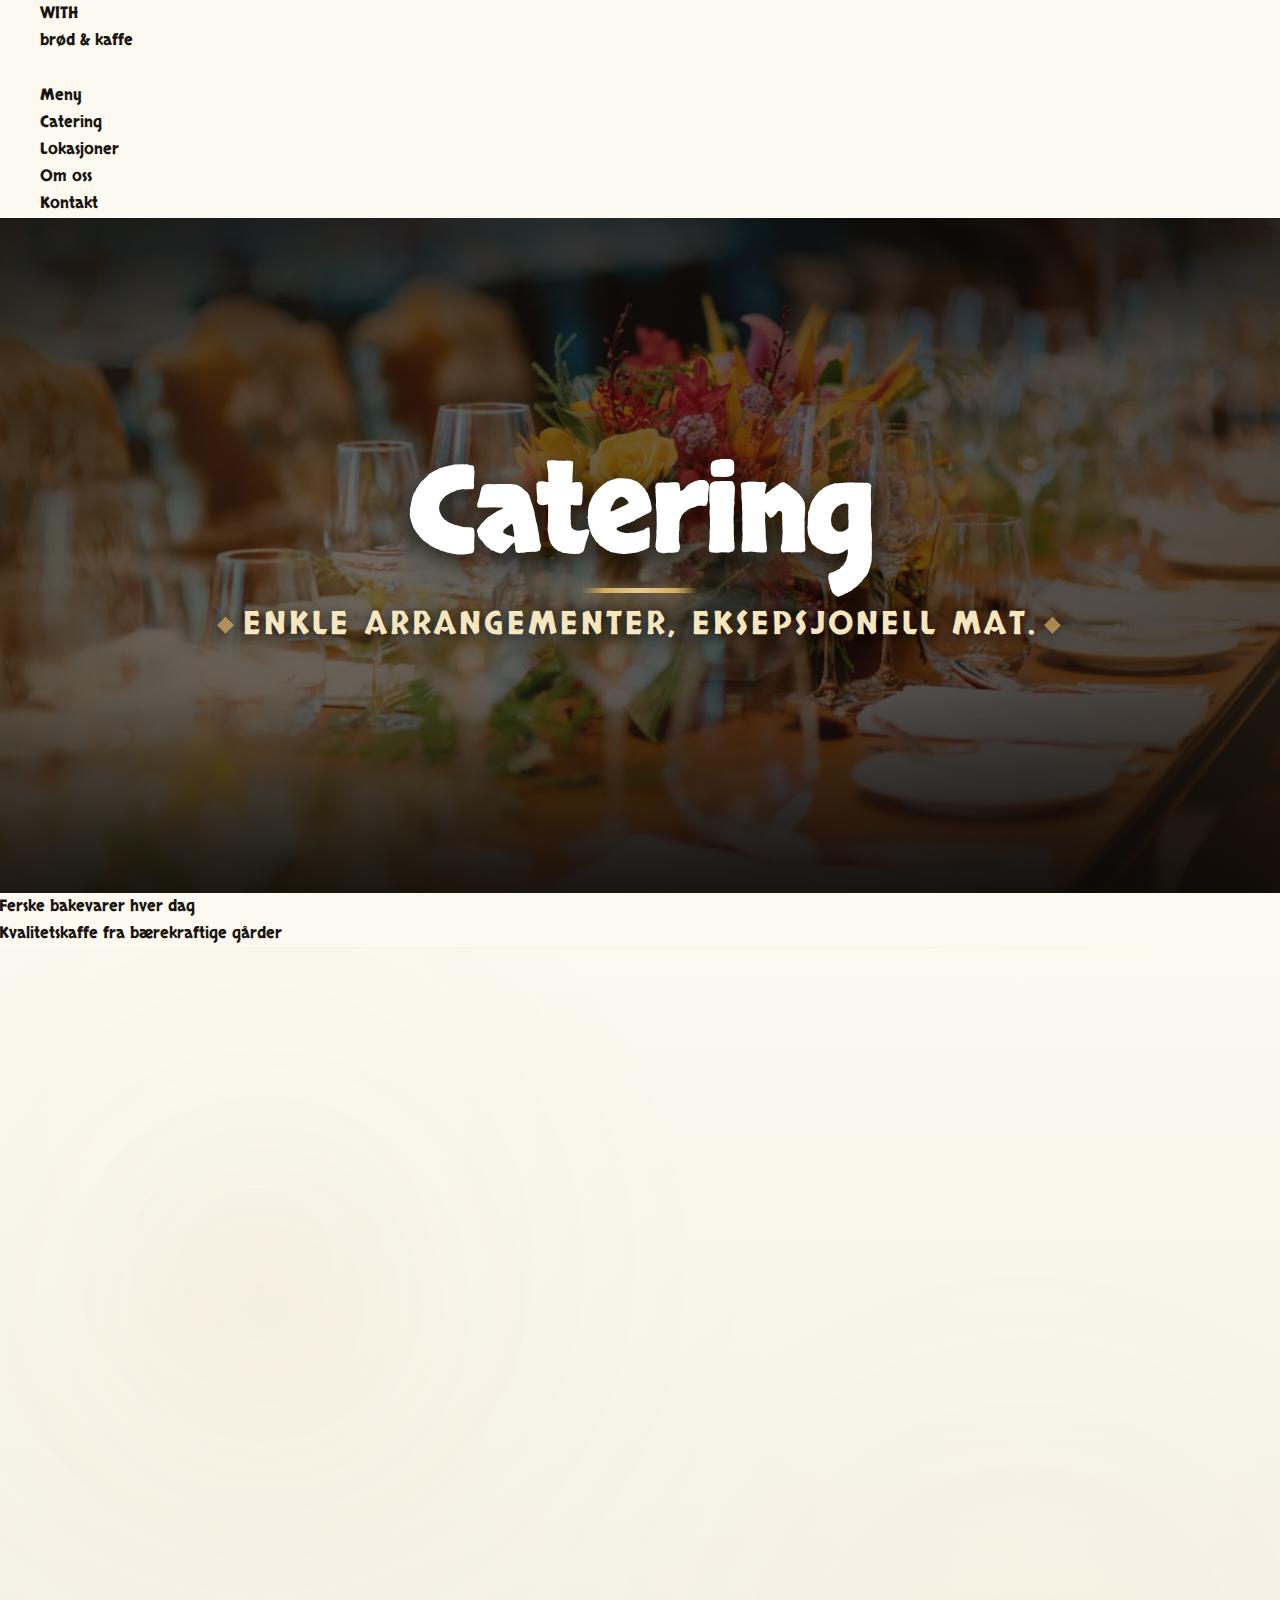
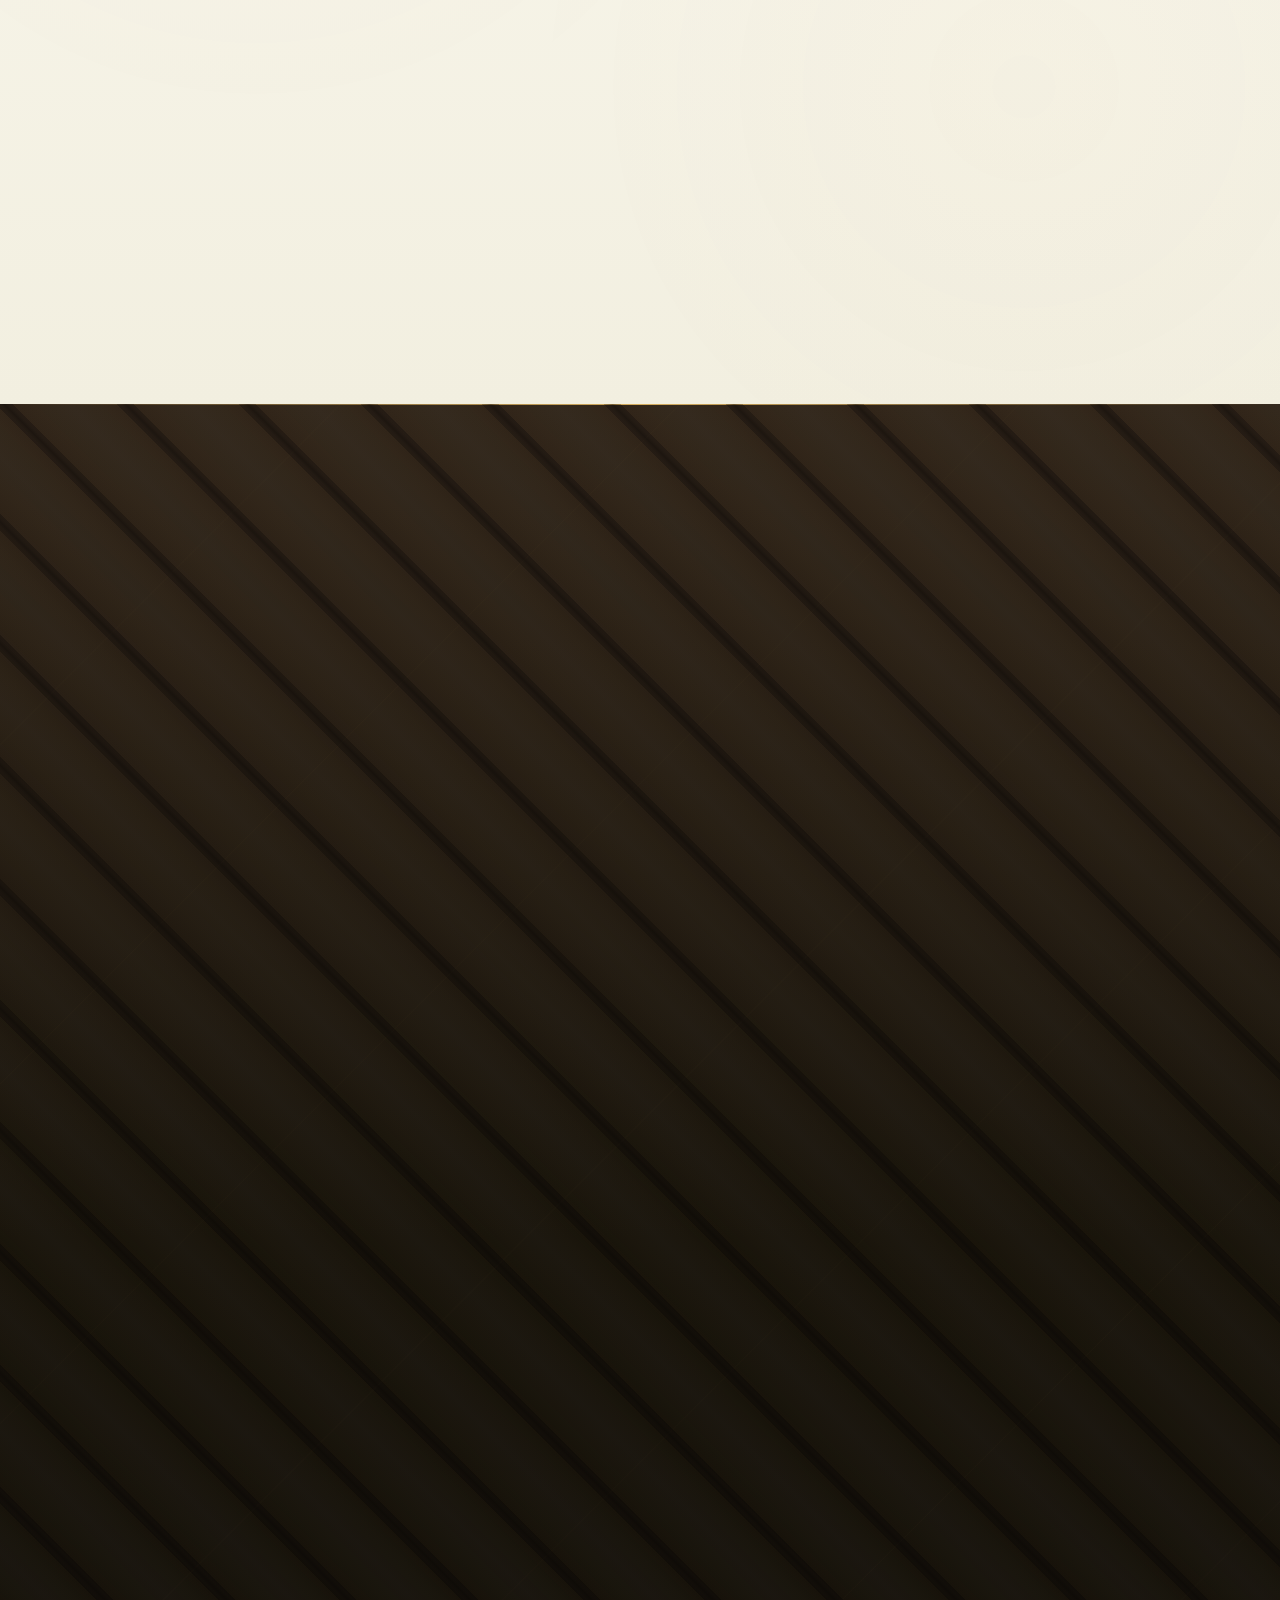
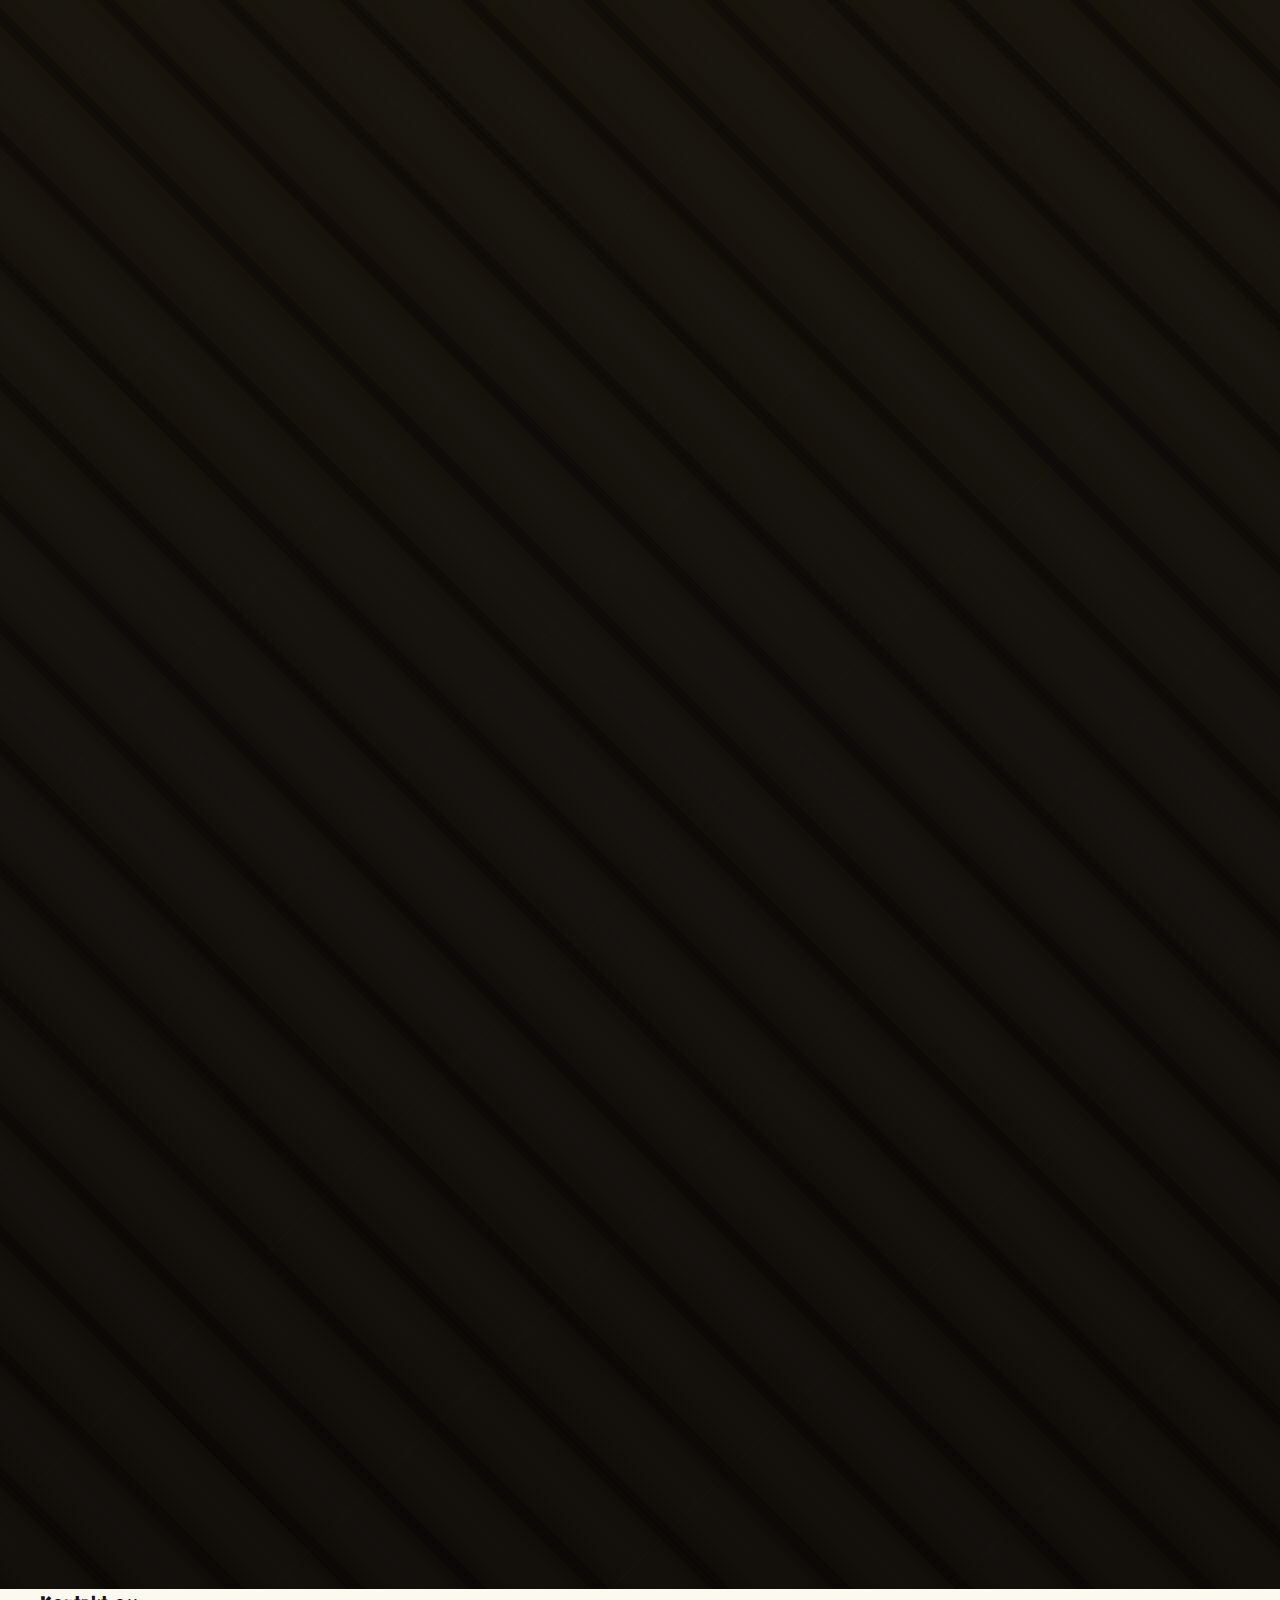
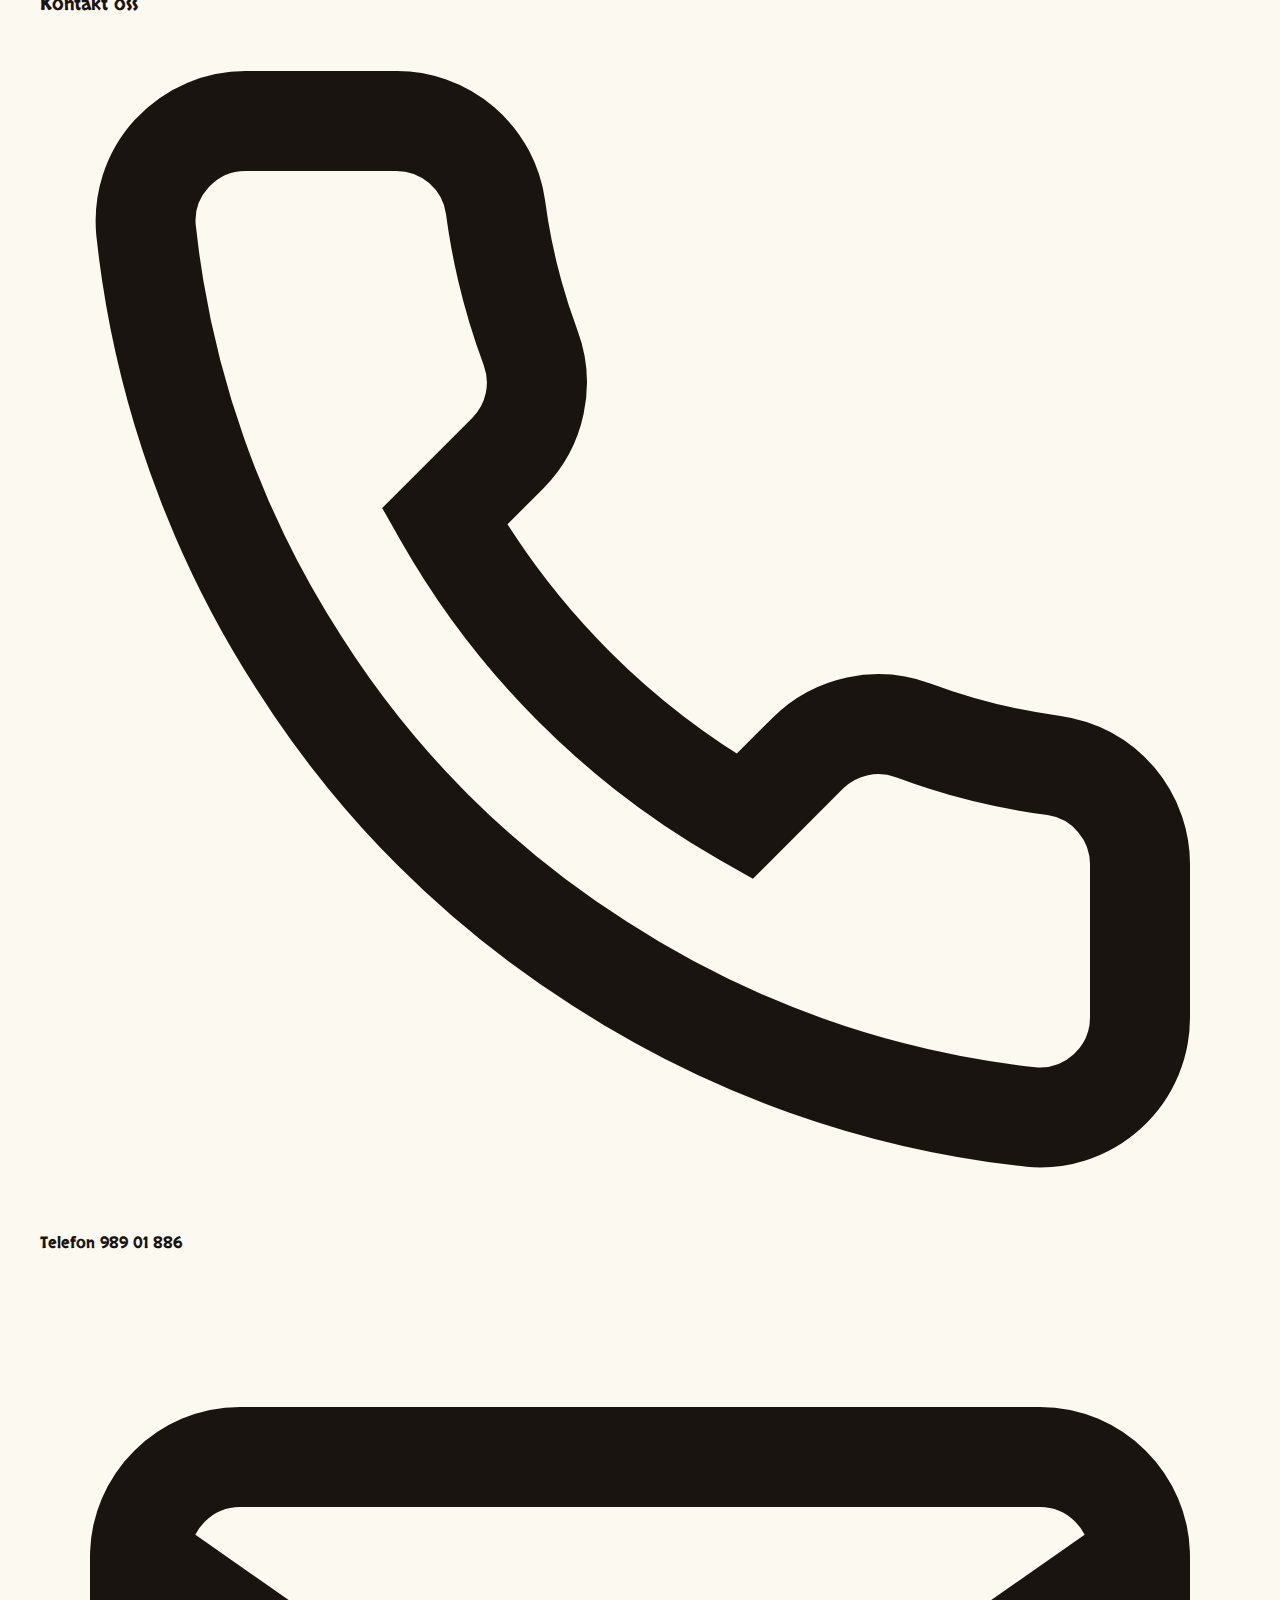
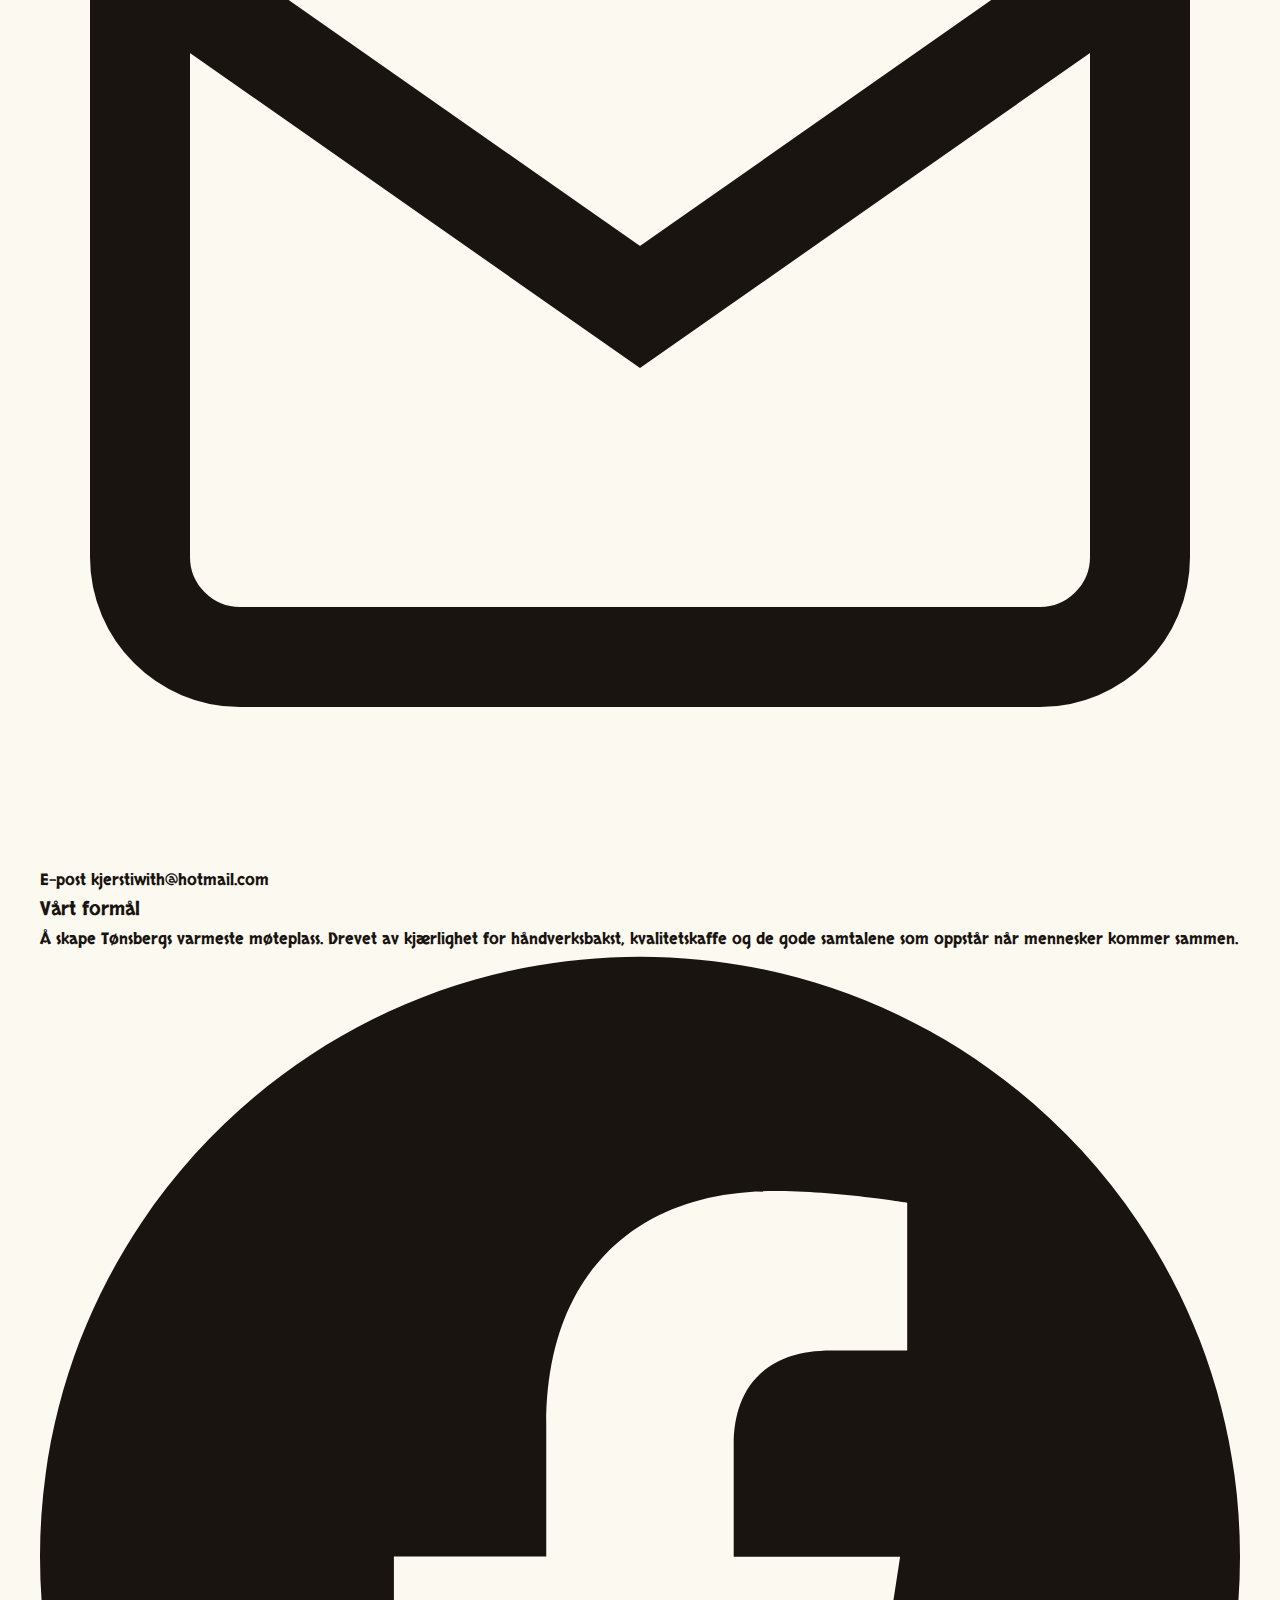
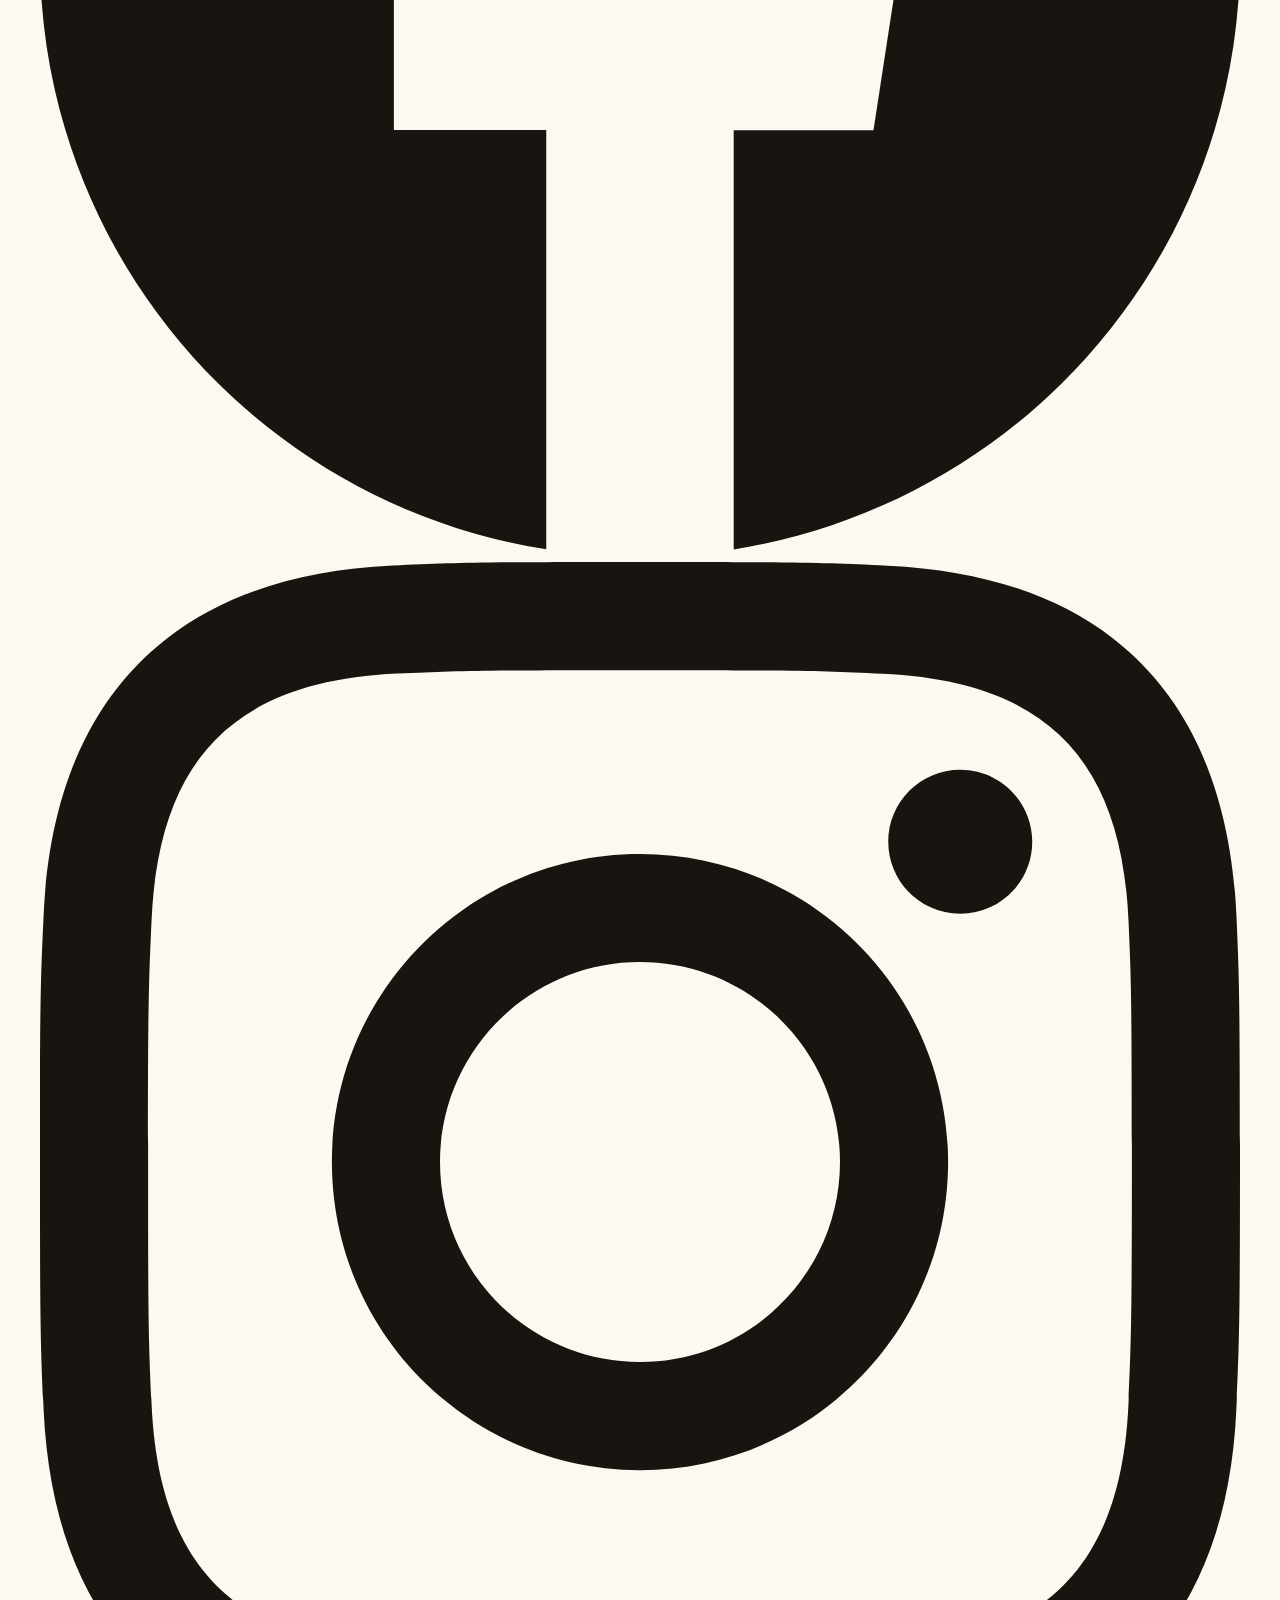
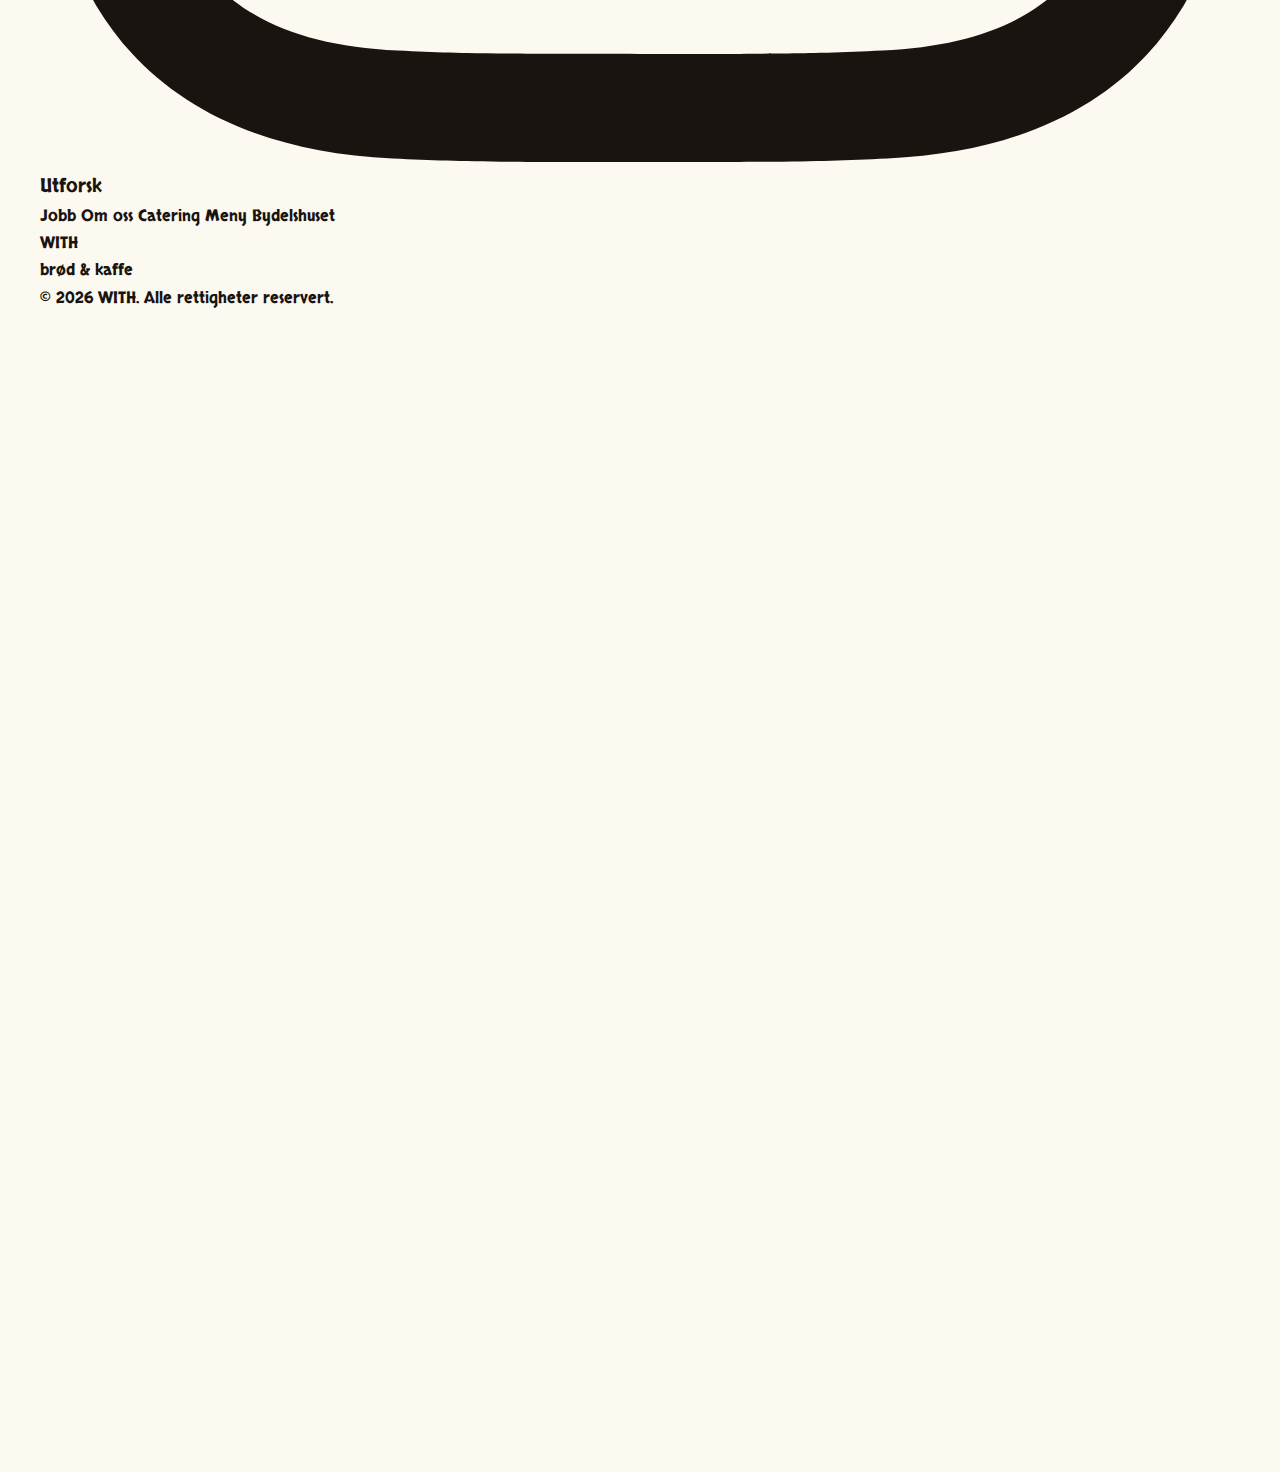
<file: frontend/catering.html>
<!DOCTYPE html>
<html lang="no">
<head>
    <meta charset="UTF-8">
    <meta name="viewport" content="width=device-width, initial-scale=1.0">
    <title>WITH - Meny</title>
    <link rel="stylesheet" href="./styles/mainCSS/importMain.css">
    <link rel="stylesheet" href="./styles/menuCSS/importMenu.css">
    <link rel="stylesheet" href="./styles/cateringCSS/catering.css">
    <link rel="preconnect" href="https://fonts.googleapis.com">
    <link rel="preconnect" href="https://fonts.gstatic.com" crossorigin>
    <link href="https://fonts.googleapis.com/css2?family=Playfair+Display:wght@400;500;600;700;800&family=Inter:wght@300;400;500;600;700&family=Bowlby+One+SC&family=Skranji:wght@400;700&display=swap" rel="stylesheet">
</head>
<body>

    <!-- Header -->
    <header>
        <div class="container">
            <a href="index.html" class="logo-link">
                <div class="logo">
                    <div class="logo-top">WITH</div>
                    <div class="logo-bottom">brød <span class="accent">&</span> kaffe</div>
                </div>
            </a>
            
            <!-- Hamburger Menu Button -->
            <button class="hamburger" aria-label="Toggle menu" aria-expanded="false">
                <span class="hamburger-line"></span>
                <span class="hamburger-line"></span>
                <span class="hamburger-line"></span>
            </button>
            
            <nav class="nav-menu">
                <ul>
                    <li><a href="menu.html">Meny</a></li>
                    <li><a href="catering.html">Catering</a></li>
                    <li><a href="locations.html">Lokasjoner</a></li>
                    <li><a href="#">Om oss</a></li>
                    <li><a href="#" class="nav-cta"><span>Kontakt</span></a></li>
                </ul>
            </nav>
        </div>
    </header>
    
    <main>
        <!-- Menu Hero Section -->
        <section class="menu-hero">
            <div class="menu-hero-image">
                <img src="./assets/images/menu/catering.avif" alt="WITH Frokost og Lunsj">
                <div class="menu-hero-overlay"></div>
            </div>
            <div class="menu-hero-content">
                <div class="container">
                    <h1 class="menu-hero-title">Catering</h1>
                    <p class="menu-hero-subtitle">Enkle arrangementer, Eksepsjonell mat.</p>
                </div>
            </div>
        </section>

        <!-- Marquee Section -->
        <section class="marquee-section">
            <div class="marquee-container">
                <div class="marquee-track">
                    <div class="marquee-item">
                        <span class="marquee-text">Ferske bakevarer hver dag</span>
                        <img src="assets/images/wheat-icon.png" alt="" class="marquee-icon">
                    </div>
                    <div class="marquee-item">
                        <span class="marquee-text">Kvalitetskaffe fra bærekraftige gårder</span>
                        <img src="assets/images/coffee-icon.png" alt="" class="marquee-icon">
                    </div>
                    <div class="marquee-item">
                        <span class="marquee-text">Koselig møteplass i Tønsberg</span>
                        <img src="assets/images/slottsfjell-icon.png" alt="" class="marquee-icon">
                    </div>
                </div>
            </div>
        </section>

        <!-- Enhanced Catering Description Section -->
        <section class="catering-description">
            <div class="catering-decoration"></div>
            <div class="container">
                <div class="catering-intro">
                    <span class="section-tag">Catering Tjenester</span>
                    <h2>Catering for enhver anledning</h2>
                    <p>Gjør det enkelt å servere god mat. Vi tilbyr smakfull og hjemmelaget catering som passer perfekt til møter, selskaper, bursdager og andre arrangementer.</p>
                </div>

                <div class="catering-grid">
                    <!-- Menu Options Card -->
                    <div class="catering-card">
                        <div class="catering-card-icon">
                            <svg viewBox="0 0 24 24" fill="none" stroke="currentColor" stroke-width="2">
                                <path d="M12 2L2 7L12 12L22 7L12 2Z"></path>
                                <path d="M2 17L12 22L22 17"></path>
                                <path d="M2 12L12 17L22 12"></path>
                            </svg>
                        </div>
                        <div class="catering-card-content">
                            <h3>Fra vår meny</h3>
                            <ul class="catering-list">
                                <li><strong>Deilige sandwicher og wraps</strong> – perfekt for en stående buffet</li>
                                <li><strong>Friske og fargerike salater</strong> – servert i praktiske porsjonsstørrelser</li>
                                <li><strong>Klassiske smørbrød</strong> – med et rikt utvalg av kvalitets-pålegg</li>
                                <li><strong>Søte fristelser</strong> – som saftige kakestykker, ferske kanelboller og kardemommeboller</li>
                            </ul>
                        </div>
                    </div>

                    <!-- Ordering Card -->
                    <div class="catering-card catering-card-highlight">
                        <div class="catering-card-icon">
                            <svg viewBox="0 0 24 24" fill="none" stroke="currentColor" stroke-width="2">
                                <path d="M21 10c0 7-9 13-9 13s-9-6-9-13a9 9 0 0 1 18 0z"></path>
                                <circle cx="12" cy="10" r="3"></circle>
                            </svg>
                        </div>
                        <div class="catering-card-content">
                            <h3>Bestilling og levering</h3>
                            <p class="catering-highlight-text">Vi leverer gjerne til deg, eller du kan hente maten hos oss.</p>
                            <p class="catering-note">For å sikre den beste kvaliteten, ber vi om at bestillinger gjøres senest to dager i forveien.</p>
                            <div class="catering-contact-box">
                                <div class="contact-method">
                                    <svg viewBox="0 0 24 24" fill="none" stroke="currentColor" stroke-width="2">
                                        <path d="M4 4h16c1.1 0 2 .9 2 2v12c0 1.1-.9 2-2 2H4c-1.1 0-2-.9-2-2V6c0-1.1.9-2 2-2z"></path>
                                        <polyline points="22,6 12,13 2,6"></polyline>
                                    </svg>
                                    <a href="mailto:post@bydelshuset.com" class="catering-contact-link">post@bydelshuset.com</a>
                                </div>
                                <div class="contact-method">
                                    <svg viewBox="0 0 24 24" fill="none" stroke="currentColor" stroke-width="2">
                                        <path d="M22 16.92v3a2 2 0 0 1-2.18 2 19.79 19.79 0 0 1-8.63-3.07 19.5 19.5 0 0 1-6-6 19.79 19.79 0 0 1-3.07-8.67A2 2 0 0 1 4.11 2h3a2 2 0 0 1 2 1.72 12.84 12.84 0 0 0 .7 2.81 2 2 0 0 1-.45 2.11L8.09 9.91a16 16 0 0 0 6 6l1.27-1.27a2 2 0 0 1 2.11-.45 12.84 12.84 0 0 0 2.81.7A2 2 0 0 1 22 16.92z"></path>
                                    </svg>
                                    <a href="tel:98901883" class="catering-contact-link">98 90 18 83</a>
                                </div>
                            </div>
                            <p class="catering-urgent">Haster det? Ring oss, så ser vi hva vi får til.</p>
                        </div>
                    </div>
                </div>
            </div>
        </section>

        <!-- Menu Categories Grid -->
        <section class="menu-section">
            <div class="container">
                <div class="menu-grid">

                    <!-- Påsmurt -->
                    <div class="menu-category">
                        <div class="menu-image">
                            <img src="./assets/images/menu/pasmurt.avif" alt="Påsmurt">
                        </div>
                        <div class="menu-content">
                            <h2 class="menu-category-title">Påsmurt</h2>
                            <div class="menu-items">
                                <div class="menu-item">
                                    <div class="menu-item-header">
                                        <h3 class="menu-item-name">Club Tønsberg</h3>
                                        <span class="menu-item-price">109,-</span>
                                    </div>
                                    <p class="menu-item-description">Klassikern vår! Kylling, bacon, WITH's ravigotte, salat, tomat og rødløk</p>
                                </div>
                                <div class="menu-item">
                                    <div class="menu-item-header">
                                        <h3 class="menu-item-name">Brie & rød pesto</h3>
                                        <span class="menu-item-price">109,-</span>
                                    </div>
                                </div>
                                <div class="menu-item">
                                    <div class="menu-item-header">
                                        <h3 class="menu-item-name">Ost & skinke</h3>
                                        <span class="menu-item-price">89,-</span>
                                    </div>
                                    <p class="menu-item-description">Med rødløk, paprika og salat</p>
                                </div>
                                <div class="menu-item">
                                    <div class="menu-item-header">
                                        <h3 class="menu-item-name">Spicy Avocado</h3>
                                        <span class="menu-item-price">129,-</span>
                                    </div>
                                </div>
                            </div>
                        </div>
                    </div>

                    <!-- Smøre Selv -->
                    <div class="menu-category">
                        <div class="menu-image">
                            <img src="./assets/images/menu/smoreSelv.avif" alt="Smøre Selv">
                        </div>
                        <div class="menu-content">
                            <h2 class="menu-category-title">Smøre Selv</h2>
                            <div class="menu-items">
                                <div class="menu-item">
                                    <div class="menu-item-header">
                                        <h3 class="menu-item-name">Rundstykke med syltetøy eller ost</h3>
                                        <span class="menu-item-price">49,-</span>
                                    </div>
                                </div>
                            </div>
                        </div>
                    </div>

                    <!-- Mellommåltider -->
                    <div class="menu-category">
                        <div class="menu-image">
                            <img src="./assets/images/menu/mellommaltider.avif" alt="Mellommåltider">
                        </div>
                        <div class="menu-content">
                            <h2 class="menu-category-title">Mellommåltider</h2>
                            <div class="menu-items">
                                <div class="menu-item">
                                    <div class="menu-item-header">
                                        <h3 class="menu-item-name">Chia- & havregrøt</h3>
                                        <span class="menu-item-price">79,-</span>
                                    </div>
                                </div>
                                <div class="menu-item">
                                    <div class="menu-item-header">
                                        <h3 class="menu-item-name">Yoghurt med musli</h3>
                                        <span class="menu-item-price">69,-</span>
                                    </div>
                                </div>
                            </div>
                        </div>
                    </div>

                    <!-- Salat -->
                    <div class="menu-category">
                        <div class="menu-image">
                            <img src="./assets/images/menu/salat.avif" alt="Salat">
                        </div>
                        <div class="menu-content">
                            <h2 class="menu-category-title">Salat</h2>
                            <div class="menu-items">
                                <div class="menu-item">
                                    <div class="menu-item-header">
                                        <h3 class="menu-item-name">Bydelshusets drømmesalat</h3>
                                        <span class="menu-item-price">155,-</span>
                                    </div>
                                    <p class="menu-item-description">Quinoa, grønnkål, marinert rødkål, ristede kikerter, krydret blomkål, saltbakte kjerner (gresskar & solsikke), granateple, bakt gulrot, syltet rødløk og store blåbær</p>
                                    <div class="menu-item-extras">
                                        <p class="extras-title">Tilvalg:</p>
                                        <div class="extras-list">
                                            <span class="extra-item">Kylling +25,-</span>
                                            <span class="extra-item">Fetaost +15,-</span>
                                        </div>
                                    </div>
                                </div>
                            </div>
                        </div>
                    </div>

                    <!-- Wrap -->
                    <div class="menu-category">
                        <div class="menu-image">
                            <img src="./assets/images/menu/wrap.avif" alt="Wrap">
                        </div>
                        <div class="menu-content">
                            <h2 class="menu-category-title">Wrap</h2>
                            <div class="menu-items">
                                <div class="menu-item">
                                    <div class="menu-item-header">
                                        <h3 class="menu-item-name">Kylling med karri-majones</h3>
                                        <span class="menu-item-price">89,-</span>
                                    </div>
                                </div>
                            </div>
                        </div>
                    </div>

                    <!-- Toast -->
                    <div class="menu-category">
                        <div class="menu-image">
                            <img src="./assets/images/menu/toast.avif" alt="Toast">
                        </div>
                        <div class="menu-content">
                            <h2 class="menu-category-title">Toast</h2>
                            <div class="menu-items">
                                <div class="menu-item">
                                    <div class="menu-item-header">
                                        <h3 class="menu-item-name">WITH-brød med ost & skinke</h3>
                                        <span class="menu-item-price">79,-</span>
                                    </div>
                                </div>
                                <div class="menu-item">
                                    <div class="menu-item-header">
                                        <h3 class="menu-item-name">Focaccia toast</h3>
                                        <span class="menu-item-price">119,-</span>
                                    </div>
                                    <p class="menu-item-description">Med tomat, mozzarella & rød pesto</p>
                                    <div class="menu-item-extras">
                                        <p class="extras-title">Tilvalg:</p>
                                        <div class="extras-list">
                                            <span class="extra-item">Salat ved siden av toasten +39,-</span>
                                        </div>
                                    </div>
                                </div>
                            </div>
                        </div>
                    </div>

                    <!-- Morgenmat Tilbud (Full Width Special) -->
                    <div class="menu-category menu-special">
                        <div class="menu-image">
                            <img src="./assets/images/menu/morgenmat.avif" alt="Morgenmat">
                        </div>
                        <div class="menu-content">
                            <div class="special-badge">
                                <span>Morgenmat Tilbud</span>
                            </div>
                            <h2 class="menu-category-title">Morgenmat</h2>
                            <p class="menu-time">kl. 09–11, mandag–lørdag</p>
                            <div class="menu-items">
                                <div class="menu-item">
                                    <div class="menu-item-header">
                                        <h3 class="menu-item-name">Havregrøt</h3>
                                        <span class="menu-item-price">39,-</span>
                                    </div>
                                    <p class="menu-item-description">Med kanel, sukker & smør</p>
                                </div>
                                <div class="menu-item">
                                    <div class="menu-item-header">
                                        <h3 class="menu-item-name">Havregrøt</h3>
                                        <span class="menu-item-price">79,-</span>
                                    </div>
                                    <p class="menu-item-description">Med nøttesmør, frukt, bær & sprø topping</p>
                                </div>
                                <div class="menu-item">
                                    <div class="menu-item-header">
                                        <h3 class="menu-item-name">Croissant</h3>
                                        <span class="menu-item-price">69,-</span>
                                    </div>
                                    <p class="menu-item-description">Med ost eller syltetøy og kaffe</p>
                                </div>
                                <div class="menu-item">
                                    <div class="menu-item-header">
                                        <h3 class="menu-item-name">Scones med ost eller syltetøy</h3>
                                        <span class="menu-item-price">79,-</span>
                                    </div>
                                    <p class="menu-item-description">Og kaffe/te</p>
                                </div>
                            </div>
                        </div>
                    </div>

                </div>
            </div>
        </section>
    
        <!-- Contact Details -->
        <section id="kontakt" class="contact-info">
            <div class="container">
                <div class="contact-grid">

                    <!-- Left: Contact Details -->
                    <div class="contact-column">
                        <h3 class="contact-heading">Kontakt oss</h3>
                        <div class="contact-details">
                            <a href="tel:98901886" class="contact-item">
                                <svg class="contact-icon" viewBox="0 0 24 24" fill="none" stroke="currentColor" stroke-width="2">
                                    <path d="M22 16.92v3a2 2 0 0 1-2.18 2 19.79 19.79 0 0 1-8.63-3.07 19.5 19.5 0 0 1-6-6 19.79 19.79 0 0 1-3.07-8.67A2 2 0 0 1 4.11 2h3a2 2 0 0 1 2 1.72 12.84 12.84 0 0 0 .7 2.81 2 2 0 0 1-.45 2.11L8.09 9.91a16 16 0 0 0 6 6l1.27-1.27a2 2 0 0 1 2.11-.45 12.84 12.84 0 0 0 2.81.7A2 2 0 0 1 22 16.92z"></path>
                                </svg>
                                <div class="contact-text">
                                    <span class="contact-label">Telefon</span>
                                    <span class="contact-value">989 01 886</span>
                                </div>
                            </a>
                            <a href="mailto:kjerstiwith@hotmail.com" class="contact-item">
                                <svg class="contact-icon" viewBox="0 0 24 24" fill="none" stroke="currentColor" stroke-width="2">
                                    <path d="M4 4h16c1.1 0 2 .9 2 2v12c0 1.1-.9 2-2 2H4c-1.1 0-2-.9-2-2V6c0-1.1.9-2 2-2z"></path>
                                    <polyline points="22,6 12,13 2,6"></polyline>
                                </svg>
                                <div class="contact-text">
                                    <span class="contact-label">E-post</span>
                                    <span class="contact-value">kjerstiwith@hotmail.com</span>
                                </div>
                            </a>
                        </div>
                    </div>

                    <!-- Center: Purpose & Socials -->
                    <div class="contact-column contact-center">
                        <h3 class="contact-heading">Vårt formål</h3>
                        <p class="contact-tagline">Å skape Tønsbergs varmeste møteplass. Drevet av kjærlighet for håndverksbakst, kvalitetskaffe og de gode samtalene som oppstår når mennesker kommer sammen.</p>
                        <div class="social-links">
                            <a href="https://www.facebook.com/withbrodogkaffe/?locale=nb_NO" target="_blank" rel="noopener noreferrer" class="social-link" aria-label="Facebook">
                                <svg viewBox="0 0 24 24" fill="currentColor">
                                    <path d="M24 12.073c0-6.627-5.373-12-12-12s-12 5.373-12 12c0 5.99 4.388 10.954 10.125 11.854v-8.385H7.078v-3.47h3.047V9.43c0-3.007 1.792-4.669 4.533-4.669 1.312 0 2.686.235 2.686.235v2.953H15.83c-1.491 0-1.956.925-1.956 1.874v2.25h3.328l-.532 3.47h-2.796v8.385C19.612 23.027 24 18.062 24 12.073z"/>
                                </svg>
                            </a>
                            <a href="https://www.instagram.com/withtonsberg/?hl=en" target="_blank" rel="noopener noreferrer" class="social-link" aria-label="Instagram">
                                <svg viewBox="0 0 24 24" fill="currentColor">
                                    <path d="M12 2.163c3.204 0 3.584.012 4.85.07 3.252.148 4.771 1.691 4.919 4.919.058 1.265.069 1.645.069 4.849 0 3.205-.012 3.584-.069 4.849-.149 3.225-1.664 4.771-4.919 4.919-1.266.058-1.644.07-4.85.07-3.204 0-3.584-.012-4.849-.07-3.26-.149-4.771-1.699-4.919-4.92-.058-1.265-.07-1.644-.07-4.849 0-3.204.013-3.583.07-4.849.149-3.227 1.664-4.771 4.919-4.919 1.266-.057 1.645-.069 4.849-.069zm0-2.163c-3.259 0-3.667.014-4.947.072-4.358.2-6.78 2.618-6.98 6.98-.059 1.281-.073 1.689-.073 4.948 0 3.259.014 3.668.072 4.948.2 4.358 2.618 6.78 6.98 6.98 1.281.058 1.689.072 4.948.072 3.259 0 3.668-.014 4.948-.072 4.354-.2 6.782-2.618 6.979-6.98.059-1.28.073-1.689.073-4.948 0-3.259-.014-3.667-.072-4.947-.196-4.354-2.617-6.78-6.979-6.98-1.281-.059-1.69-.073-4.949-.073zm0 5.838c-3.403 0-6.162 2.759-6.162 6.162s2.759 6.163 6.162 6.163 6.162-2.759 6.162-6.163c0-3.403-2.759-6.162-6.162-6.162zm0 10.162c-2.209 0-4-1.79-4-4 0-2.209 1.791-4 4-4s4 1.791 4 4c0 2.21-1.791 4-4 4zm6.406-11.845c-.796 0-1.441.645-1.441 1.44s.645 1.44 1.441 1.44c.795 0 1.439-.645 1.439-1.44s-.644-1.44-1.439-1.44z"/>
                                </svg>
                            </a>
                        </div>
                    </div>

                    <!-- Right: Quick Links -->
                    <div class="contact-column">
                        <h3 class="contact-heading">Utforsk</h3>
                        <nav class="quick-links">
                            <a href="#jobb" class="quick-link">Jobb</a>
                            <a href="#om-oss" class="quick-link">Om oss</a>
                            <a href="catering.html" class="quick-link">Catering</a>
                            <a href="menu.html" class="quick-link">Meny</a>
                            <a href="#bydelshuset" class="quick-link">Bydelshuset</a>
                        </nav>
                    </div>
                </div>
            </div>
        </section>
    </main>

    <!-- Footer logo and copyright -->
    <footer>
        <div class="container">
            <div class="footer-content">
                <div class="footer-logo">
                    <div class="logo-top">WITH</div>
                    <div class="logo-bottom">brød <span class="accent">&</span> kaffe</div>
                </div>
                <div class="footer-divider"></div>
                <p>&copy; <span id="copyright-year"></span> WITH. Alle rettigheter reservert.</p>
            </div>
        </div>
    </footer>

    <!-- JavaScript -->
    <script src="./js/mainJS/hamburger.js"></script>
    <script src="./js/mainJS/scrollHeader.js"></script>
    <script src="./js/mainJS/logoAnimation.js"></script>
    <script src="./js/cateringJS/catering.js"></script>
    <script src="./js/menuJS/menu.js"></script>
    <script src="./js/mainJS/marquee.js"></script>
    <script src="./js/mainJS/copyrightYear.js"></script>
</body>
</html>
</file>
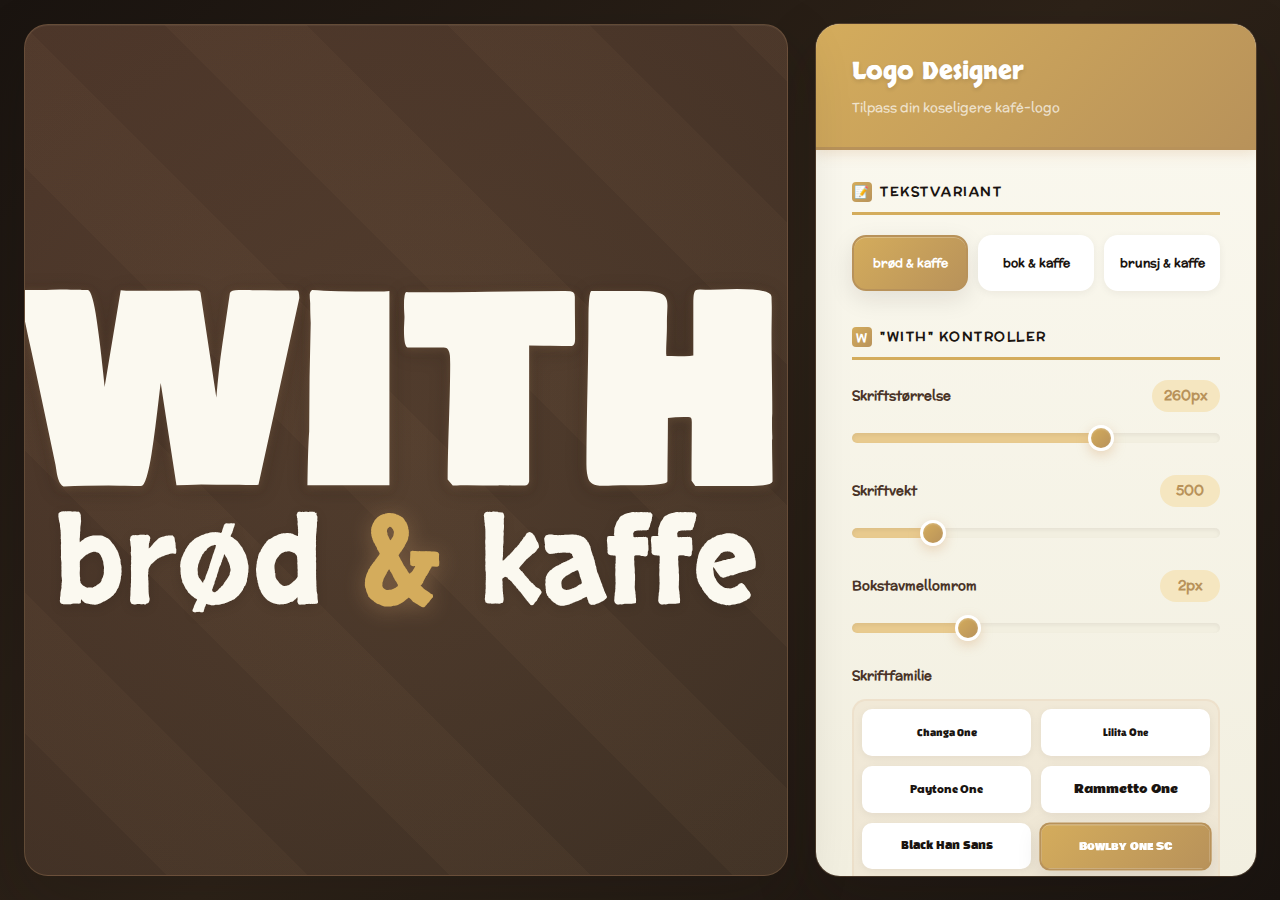
<file: frontend/fontExplorer.html>
<!DOCTYPE html>
<html lang="no">
<head>
    <meta charset="UTF-8">
    <meta name="viewport" content="width=device-width, initial-scale=1.0">
    <meta name="color-scheme" content="light only">
    <title>WITH Logo Skriftutforsker</title>
    <link rel="preconnect" href="https://fonts.googleapis.com">
    <link rel="preconnect" href="https://fonts.gstatic.com" crossorigin>
    <link href="https://fonts.googleapis.com/css2?family=Changa+One&family=Lilita+One&family=Paytone+One&family=Rammetto+One&family=Black+Han+Sans&family=Bowlby+One+SC&family=McLaren&family=Sigmar+One&family=Chelsea+Market&family=Freeman&family=Protest+Strike&family=Braah+One&family=Gasoek+One&family=Bungee&family=Rubik+Mono+One&family=Titan+One&family=Secular+One&family=Righteous&family=Caveat&family=Lobster+Two&family=Kalam&family=Francois+One&family=Berkshire+Swash&family=Londrina+Solid&family=Caveat+Brush&family=Grandstander&family=Boogaloo&family=Sansita&family=Belanosima&family=Cabin+Sketch&family=Yuji+Mai&family=Caladea&family=Skranji&family=Mochiy+Pop+One&family=IM+Fell+DW+Pica&family=Wendy+One&family=Darumadrop+One&family=Gorditas&family=Galindo&family=Indie+Flower&family=Patrick+Hand&family=Comfortaa&family=Courgette&family=Quicksand&display=swap" rel="stylesheet">
    <link rel="stylesheet" href="styles/mainCSS/main.css">
    <style>
        * {
            margin: 0;
            padding: 0;
            box-sizing: border-box;
        }

        body {
            background: linear-gradient(135deg, var(--espresso) 0%, var(--espresso-medium) 50%, var(--espresso) 100%);
            font-family: 'McLaren', cursive;
            color: var(--cream);
            height: 100vh;
            overflow: hidden;
            display: flex;
            align-items: center;
            justify-content: center;
            padding: 24px;
        }

        .app-container {
            display: flex;
            gap: 28px;
            width: 100%;
            max-width: 1600px;
            height: 100%;
            max-height: 900px;
        }

        .logo-preview {
            flex: 1;
            display: flex;
            align-items: center;
            justify-content: center;
            padding: 60px;
            background: linear-gradient(145deg, var(--espresso-light) 0%, #3A2D22 100%);
            border-radius: var(--radius-xl);
            box-shadow: var(--shadow-xl), inset 0 1px 0 rgba(255, 255, 255, 0.05);
            position: relative;
            overflow: hidden;
            border: 1px solid var(--butterscotch);
        }

        .logo-preview::before {
            content: '';
            position: absolute;
            top: -50%;
            left: -50%;
            right: -50%;
            bottom: -50%;
            background: radial-gradient(circle at 50% 50%, var(--mocha-mist) 0%, transparent 60%);
            pointer-events: none;
            animation: glow 8s ease-in-out infinite;
        }

        @keyframes glow {
            0%, 100% { opacity: 0.5; }
            50% { opacity: 1; }
        }

        .logo-preview::after {
            content: '';
            position: absolute;
            top: 0;
            left: 0;
            right: 0;
            bottom: 0;
            background: 
                repeating-linear-gradient(
                    45deg,
                    transparent,
                    transparent 100px,
                    var(--cappuccino-cream) 100px,
                    var(--cappuccino-cream) 200px
                );
            pointer-events: none;
        }

        .logo-container {
            display: flex;
            flex-direction: column;
            align-items: center;
            text-align: center;
            position: relative;
            z-index: 1;
            animation: fadeIn 0.6s ease-out;
        }

        @keyframes fadeIn {
            from {
                opacity: 0;
                transform: translateY(20px);
            }
            to {
                opacity: 1;
                transform: translateY(0);
            }
        }

        .logo-top {
            color: var(--cream);
            line-height: 0.9;
            margin: 0;
            text-shadow: 0 4px 20px var(--roasted-shadow), 0 2px 8px var(--butterscotch);
            transition: var(--transition);
        }

        .logo-bottom {
            color: var(--cream);
            line-height: 0.9;
            margin: 0;
            text-shadow: 0 3px 12px var(--espresso-veil);
            transition: var(--transition);
        }

        .logo-bottom .ampersand {
            color: var(--honey);
            filter: drop-shadow(0 3px 10px var(--amber-shine));
            transition: var(--transition);
        }

        .controls-panel {
            width: 440px;
            background: linear-gradient(to bottom, var(--cream) 0%, var(--cream-dark) 100%);
            border-radius: var(--radius-xl);
            padding: 0;
            overflow: hidden;
            box-shadow: var(--shadow-xl), 0 0 0 1px var(--butterscotch);
            display: flex;
            flex-direction: column;
            max-height: 100%;
        }

        .controls-header {
            background: linear-gradient(135deg, var(--honey) 0%, var(--honey-dark) 100%);
            padding: 28px 36px;
            border-bottom: 3px solid var(--honey-dark);
            box-shadow: 0 4px 12px var(--butterscotch);
        }

        .controls-title {
            font-size: 24px;
            font-weight: bold;
            color: var(--white);
            text-shadow: 0 2px 4px var(--espresso-veil);
            margin: 0;
        }

        .controls-subtitle {
            font-size: 13px;
            color: var(--cotton);
            margin-top: 4px;
        }

        .controls-content {
            flex: 1;
            overflow-y: auto;
            padding: 32px 36px;
        }

        .control-section {
            margin-bottom: 36px;
            animation: slideIn 0.4s ease-out backwards;
        }

        @keyframes slideIn {
            from {
                opacity: 0;
                transform: translateX(-20px);
            }
            to {
                opacity: 1;
                transform: translateX(0);
            }
        }

        .control-section:nth-child(1) { animation-delay: 0.1s; }
        .control-section:nth-child(2) { animation-delay: 0.2s; }
        .control-section:nth-child(3) { animation-delay: 0.3s; }

        .control-section:last-child {
            margin-bottom: 0;
        }

        .section-title {
            font-size: 13px;
            font-weight: bold;
            margin-bottom: 20px;
            color: var(--espresso);
            text-transform: uppercase;
            letter-spacing: 1.5px;
            padding-bottom: 10px;
            border-bottom: 3px solid var(--honey);
            display: flex;
            align-items: center;
            gap: 8px;
        }

        .section-icon {
            width: 20px;
            height: 20px;
            background: linear-gradient(135deg, var(--honey) 0%, var(--honey-dark) 100%);
            border-radius: 4px;
            display: flex;
            align-items: center;
            justify-content: center;
            font-size: 12px;
            color: white;
        }

        .control-group {
            margin-bottom: 24px;
        }

        .control-group:last-child {
            margin-bottom: 0;
        }

        .control-label {
            display: flex;
            justify-content: space-between;
            align-items: center;
            margin-bottom: 12px;
            font-size: 13px;
            color: var(--espresso-light);
            font-weight: 600;
        }

        .control-value {
            color: var(--honey-dark);
            font-weight: bold;
            font-size: 14px;
            background: var(--honey-lighter);
            padding: 4px 12px;
            border-radius: 20px;
            min-width: 60px;
            text-align: center;
        }

        input[type="range"] {
            width: 100%;
            height: 10px;
            border-radius: 20px;
            background: var(--cream-dark);
            outline: none;
            appearance: none;
            cursor: pointer;
            transition: var(--transition);
            box-shadow: inset 0 2px 4px var(--whisper);
        }

        input[type="range"]:hover {
            box-shadow: inset 0 2px 4px var(--soft-shadow), 0 0 0 4px var(--butterscotch);
        }

        input[type="range"]::-webkit-slider-thumb {
            -webkit-appearance: none;
            appearance: none;
            width: 26px;
            height: 26px;
            border-radius: 50%;
            background: linear-gradient(135deg, var(--honey) 0%, var(--honey-dark) 100%);
            cursor: pointer;
            transition: var(--transition-bounce);
            box-shadow: 0 4px 12px var(--amber-shine), inset 0 1px 2px var(--pearl);
            border: 3px solid var(--white);
        }

        input[type="range"]::-webkit-slider-thumb:hover {
            transform: scale(1.2);
            box-shadow: 0 6px 20px var(--amber-glow), inset 0 1px 2px var(--pearl);
        }

        input[type="range"]::-webkit-slider-thumb:active {
            transform: scale(1.05);
        }

        input[type="range"]::-moz-range-thumb {
            width: 26px;
            height: 26px;
            border-radius: 50%;
            background: linear-gradient(135deg, var(--honey) 0%, var(--honey-dark) 100%);
            cursor: pointer;
            border: 3px solid var(--white);
            box-shadow: 0 4px 12px var(--amber-shine);
            transition: var(--transition-bounce);
        }

        input[type="range"]::-moz-range-thumb:hover {
            transform: scale(1.2);
        }

        .font-selector {
            display: grid;
            grid-template-columns: repeat(2, 1fr);
            gap: 10px;
            max-height: 220px;
            overflow-y: auto;
            padding: 8px;
            background: var(--mocha-mist);
            border-radius: var(--radius-md);
            border: 2px solid var(--cinnamon-dust);
        }

        .font-option {
            padding: 12px 10px;
            background: var(--white);
            border: 2px solid transparent;
            border-radius: var(--radius-sm);
            cursor: pointer;
            transition: var(--transition);
            font-size: 11px;
            text-align: center;
            color: var(--espresso);
            box-shadow: var(--shadow-sm);
            font-weight: 500;
            position: relative;
            overflow: hidden;
        }

        .font-option::before {
            content: '';
            position: absolute;
            top: 0;
            left: -100%;
            width: 100%;
            height: 100%;
            background: linear-gradient(90deg, transparent, var(--butterscotch), transparent);
            transition: left 0.5s;
        }

        .font-option:hover::before {
            left: 100%;
        }

        .font-option:hover {
            background: var(--honey-lighter);
            border-color: var(--honey);
            transform: translateY(-2px);
            box-shadow: var(--shadow-md);
        }

        .font-option.active {
            background: linear-gradient(135deg, var(--honey) 0%, var(--honey-dark) 100%);
            border-color: var(--honey-dark);
            color: var(--white);
            box-shadow: var(--shadow-md), inset 0 1px 0 var(--pearl);
            transform: scale(1.02);
        }

        .text-options {
            display: flex;
            gap: 10px;
        }

        .text-option {
            flex: 1;
            padding: 16px 12px;
            background: var(--white);
            border: 2px solid transparent;
            border-radius: var(--radius-md);
            cursor: pointer;
            transition: var(--transition);
            font-size: 12px;
            text-align: center;
            color: var(--espresso);
            box-shadow: var(--shadow-sm);
            font-weight: 600;
            position: relative;
            overflow: hidden;
        }

        .text-option::before {
            content: '';
            position: absolute;
            top: 50%;
            left: 50%;
            width: 0;
            height: 0;
            border-radius: 50%;
            background: var(--butterscotch);
            transform: translate(-50%, -50%);
            transition: width 0.5s, height 0.5s;
        }

        .text-option:hover::before {
            width: 300px;
            height: 300px;
        }

        .text-option:hover {
            background: var(--honey-lighter);
            border-color: var(--honey);
            transform: translateY(-2px);
            box-shadow: var(--shadow-md);
        }

        .text-option.active {
            background: linear-gradient(135deg, var(--honey) 0%, var(--honey-dark) 100%);
            border-color: var(--honey-dark);
            color: var(--white);
            box-shadow: var(--shadow-md), inset 0 1px 0 var(--pearl);
        }

        .font-selector::-webkit-scrollbar {
            width: 8px;
        }

        .font-selector::-webkit-scrollbar-track {
            background: var(--latte-layer);
            border-radius: 4px;
        }

        .font-selector::-webkit-scrollbar-thumb {
            background: linear-gradient(135deg, var(--honey) 0%, var(--honey-dark) 100%);
            border-radius: 4px;
            transition: var(--transition);
        }

        .font-selector::-webkit-scrollbar-thumb:hover {
            background: var(--honey-dark);
        }

        .controls-content::-webkit-scrollbar {
            width: 10px;
        }

        .controls-content::-webkit-scrollbar-track {
            background: transparent;
        }

        .controls-content::-webkit-scrollbar-thumb {
            background: linear-gradient(135deg, var(--honey-light) 0%, var(--honey) 100%);
            border-radius: 5px;
            border: 2px solid var(--cream);
        }

        .controls-content::-webkit-scrollbar-thumb:hover {
            background: var(--honey);
        }

        @media (max-width: 1200px) {
            .app-container {
                flex-direction: column;
                max-height: none;
                height: auto;
                overflow-y: auto;
            }
            
            body {
                height: auto;
                min-height: 100vh;
                overflow-y: auto;
            }
            
            .controls-panel {
                width: 100%;
                max-height: 700px;
            }
            
            .logo-preview {
                min-height: 400px;
            }
        }

        @media (max-width: 768px) {
            body {
                padding: 16px;
            }
            
            .app-container {
                gap: 16px;
            }
            
            .logo-preview {
                padding: 40px 20px;
            }
            
            .controls-header {
                padding: 20px 24px;
            }
            
            .controls-content {
                padding: 24px;
            }
            
            .font-selector {
                grid-template-columns: 1fr;
            }
            
            .text-options {
                flex-direction: column;
            }
        }
    </style>
</head>
<body>
    <div class="app-container">
        <div class="logo-preview">
            <div class="logo-container">
                <h1 class="logo-top" id="logoTop">WITH</h1>
                <h2 class="logo-bottom" id="logoBottom">brød <span class="ampersand">&</span> kaffe</h2>
            </div>
        </div>

        <div class="controls-panel">
            <div class="controls-header">
                <h2 class="controls-title">Logo Designer</h2>
                <p class="controls-subtitle">Tilpass din koseligere kafé-logo</p>
            </div>
            
            <div class="controls-content">
                <div class="control-section">
                    <div class="section-title">
                        <span class="section-icon">📝</span>
                        Tekstvariant
                    </div>
                    <div class="text-options">
                        <div class="text-option active" data-text="brød & kaffe">brød & kaffe</div>
                        <div class="text-option" data-text="bok & kaffe">bok & kaffe</div>
                        <div class="text-option" data-text="brunsj & kaffe">brunsj & kaffe</div>
                    </div>
                </div>

                <div class="control-section">
                    <div class="section-title">
                        <span class="section-icon">W</span>
                        "WITH" Kontroller
                    </div>
                    
                    <div class="control-group">
                        <div class="control-label">
                            <span>Skriftstørrelse</span>
                            <span class="control-value" id="topSizeValue">260px</span>
                        </div>
                        <input type="range" id="topSize" min="60" max="350" value="260" step="5">
                    </div>

                    <div class="control-group">
                        <div class="control-label">
                            <span>Skriftvekt</span>
                            <span class="control-value" id="topWeightValue">500</span>
                        </div>
                        <input type="range" id="topWeight" min="400" max="900" value="500" step="100">
                    </div>

                    <div class="control-group">
                        <div class="control-label">
                            <span>Bokstavmellomrom</span>
                            <span class="control-value" id="topSpacingValue">2px</span>
                        </div>
                        <input type="range" id="topSpacing" min="-10" max="30" value="2" step="1">
                    </div>

                    <div class="control-group">
                        <div class="control-label">
                            <span>Skriftfamilie</span>
                        </div>
                        <div class="font-selector" id="topFontSelector"></div>
                    </div>
                </div>

                <div class="control-section">
                    <div class="section-title">
                        <span class="section-icon">☕</span>
                        Undertekst Kontroller
                    </div>
                    
                    <div class="control-group">
                        <div class="control-label">
                            <span>Skriftstørrelse</span>
                            <span class="control-value" id="bottomSizeValue">122px</span>
                        </div>
                        <input type="range" id="bottomSize" min="30" max="200" value="122" step="2">
                    </div>

                    <div class="control-group">
                        <div class="control-label">
                            <span>Skriftvekt</span>
                            <span class="control-value" id="bottomWeightValue">400</span>
                        </div>
                        <input type="range" id="bottomWeight" min="400" max="900" value="400" step="100">
                    </div>

                    <div class="control-group">
                        <div class="control-label">
                            <span>Bokstavmellomrom</span>
                            <span class="control-value" id="bottomSpacingValue">0px</span>
                        </div>
                        <input type="range" id="bottomSpacing" min="-5" max="20" value="0" step="1">
                    </div>

                    <div class="control-group">
                        <div class="control-label">
                            <span>Avstand Mellom Tekster</span>
                            <span class="control-value" id="gapValue">0px</span>
                        </div>
                        <input type="range" id="gap" min="-50" max="80" value="0" step="2">
                    </div>

                    <div class="control-group">
                        <div class="control-label">
                            <span>Skriftfamilie</span>
                        </div>
                        <div class="font-selector" id="bottomFontSelector"></div>
                    </div>
                </div>
            </div>
        </div>
    </div>

    <script>
        const topFonts = [
            'Changa One', 'Lilita One', 'Paytone One', 'Rammetto One',
            'Black Han Sans', 'Bowlby One SC', 'McLaren', 'Sigmar One',
            'Chelsea Market', 'Freeman', 'Protest Strike', 'Braah One',
            'Gasoek One', 'Bungee', 'Rubik Mono One', 'Titan One',
            'Secular One', 'Righteous'
        ];

        const bottomFonts = [
            'Caveat', 'Lobster Two', 'Kalam', 'Francois One',
            'Berkshire Swash', 'Londrina Solid', 'Caveat Brush', 'Grandstander',
            'Boogaloo', 'Sansita', 'Belanosima', 'Cabin Sketch',
            'Yuji Mai', 'Caladea', 'Skranji', 'Mochiy Pop One',
            'McLaren', 'Chelsea Market', 'IM Fell DW Pica', 'Wendy One',
            'Darumadrop One', 'Gorditas', 'Galindo', 'Indie Flower',
            'Patrick Hand', 'Comfortaa', 'Courgette', 'Quicksand'
        ];

        const state = {
            topFont: 'Bowlby One SC',
            bottomFont: 'Skranji',
            topSize: 260,
            topWeight: 500,
            topSpacing: 2,
            bottomSize: 122,
            bottomWeight: 400,
            bottomSpacing: 0,
            gap: 0,
            bottomText: 'brød & kaffe'
        };

        function updateLogo() {
            const logoTop = document.getElementById('logoTop');
            const logoBottom = document.getElementById('logoBottom');
            const logoContainer = document.querySelector('.logo-container');

            logoTop.style.fontFamily = `'${state.topFont}', cursive`;
            logoTop.style.fontSize = `${state.topSize}px`;
            logoTop.style.fontWeight = state.topWeight;
            logoTop.style.letterSpacing = `${state.topSpacing}px`;

            logoBottom.style.fontFamily = `'${state.bottomFont}', cursive`;
            logoBottom.style.fontSize = `${state.bottomSize}px`;
            logoBottom.style.fontWeight = state.bottomWeight;
            logoBottom.style.letterSpacing = `${state.bottomSpacing}px`;

            if (state.gap >= 0) {
                logoContainer.style.gap = `${state.gap}px`;
                logoBottom.style.marginTop = '0px';
            } else {
                logoContainer.style.gap = '0px';
                logoBottom.style.marginTop = `${state.gap}px`;
            }

            const parts = state.bottomText.split(' & ');
            logoBottom.innerHTML = `${parts[0]} <span class="ampersand">&</span> ${parts[1]}`;
        }

        function updateSliderBackground(slider, value) {
            const min = parseFloat(slider.min);
            const max = parseFloat(slider.max);
            const percentage = ((value - min) / (max - min)) * 100;
            slider.style.background = `linear-gradient(to right, var(--honey-light) 0%, var(--honey-light) ${percentage}%, var(--cream-dark) ${percentage}%, var(--cream-dark) 100%)`;
        }

        function createFontOptions(fonts, containerId, type) {
            const container = document.getElementById(containerId);
            fonts.forEach(font => {
                const option = document.createElement('div');
                option.className = 'font-option';
                if ((type === 'top' && font === state.topFont) || 
                    (type === 'bottom' && font === state.bottomFont)) {
                    option.classList.add('active');
                }
                option.textContent = font;
                option.style.fontFamily = `'${font}', cursive`;
                option.addEventListener('click', () => {
                    container.querySelectorAll('.font-option').forEach(o => o.classList.remove('active'));
                    option.classList.add('active');
                    if (type === 'top') {
                        state.topFont = font;
                    } else {
                        state.bottomFont = font;
                    }
                    updateLogo();
                });
                container.appendChild(option);
            });
        }

        function setupControls() {
            const sliders = [
                { id: 'topSize', prop: 'topSize', value: 'topSizeValue', suffix: 'px' },
                { id: 'topWeight', prop: 'topWeight', value: 'topWeightValue', suffix: '' },
                { id: 'topSpacing', prop: 'topSpacing', value: 'topSpacingValue', suffix: 'px' },
                { id: 'bottomSize', prop: 'bottomSize', value: 'bottomSizeValue', suffix: 'px' },
                { id: 'bottomWeight', prop: 'bottomWeight', value: 'bottomWeightValue', suffix: '' },
                { id: 'bottomSpacing', prop: 'bottomSpacing', value: 'bottomSpacingValue', suffix: 'px' },
                { id: 'gap', prop: 'gap', value: 'gapValue', suffix: 'px' }
            ];

            sliders.forEach(({ id, prop, value, suffix }) => {
                const slider = document.getElementById(id);
                slider.addEventListener('input', (e) => {
                    state[prop] = parseFloat(e.target.value);
                    document.getElementById(value).textContent = `${state[prop]}${suffix}`;
                    updateSliderBackground(slider, state[prop]);
                    updateLogo();
                });
                updateSliderBackground(slider, state[prop]);
            });

            document.querySelectorAll('.text-option').forEach(option => {
                option.addEventListener('click', () => {
                    document.querySelectorAll('.text-option').forEach(o => o.classList.remove('active'));
                    option.classList.add('active');
                    state.bottomText = option.dataset.text;
                    updateLogo();
                });
            });
        }

        createFontOptions(topFonts, 'topFontSelector', 'top');
        createFontOptions(bottomFonts, 'bottomFontSelector', 'bottom');
        setupControls();
        updateLogo();
    </script>
</body>
</html>
</file>
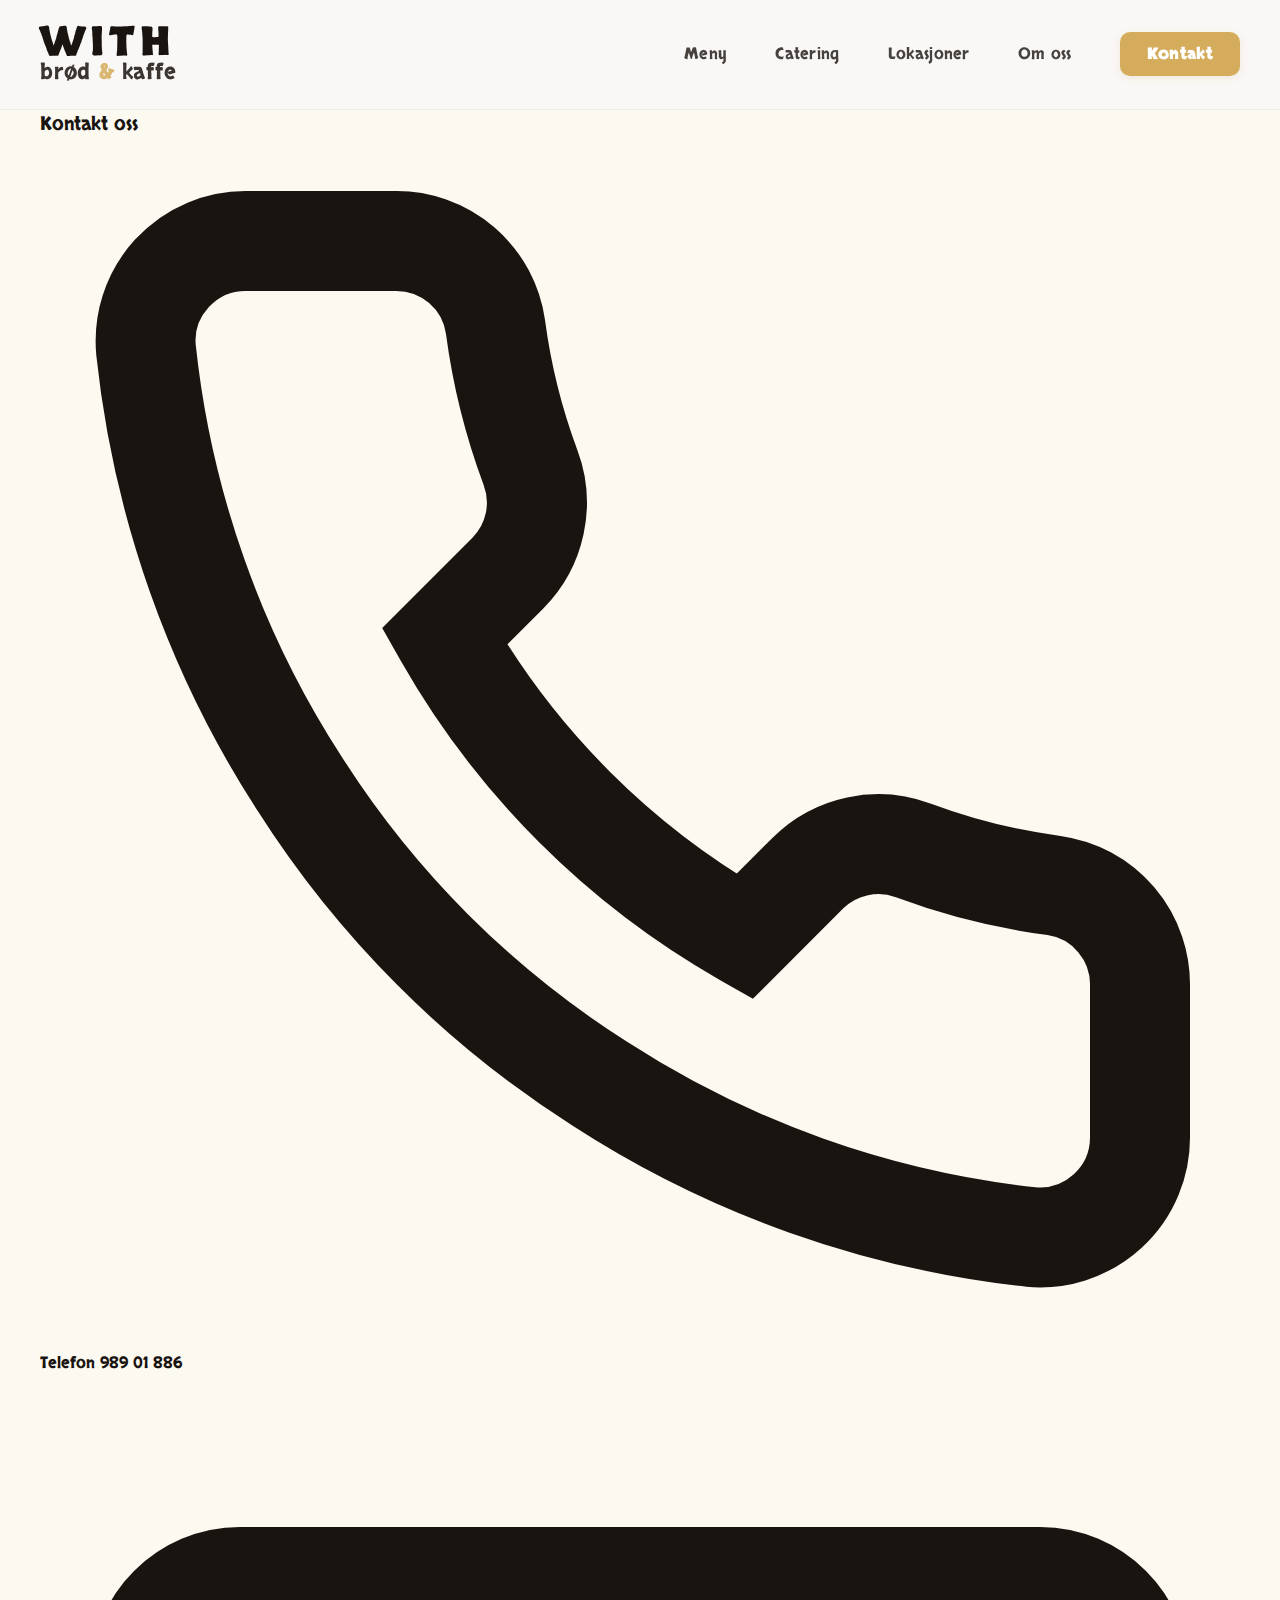
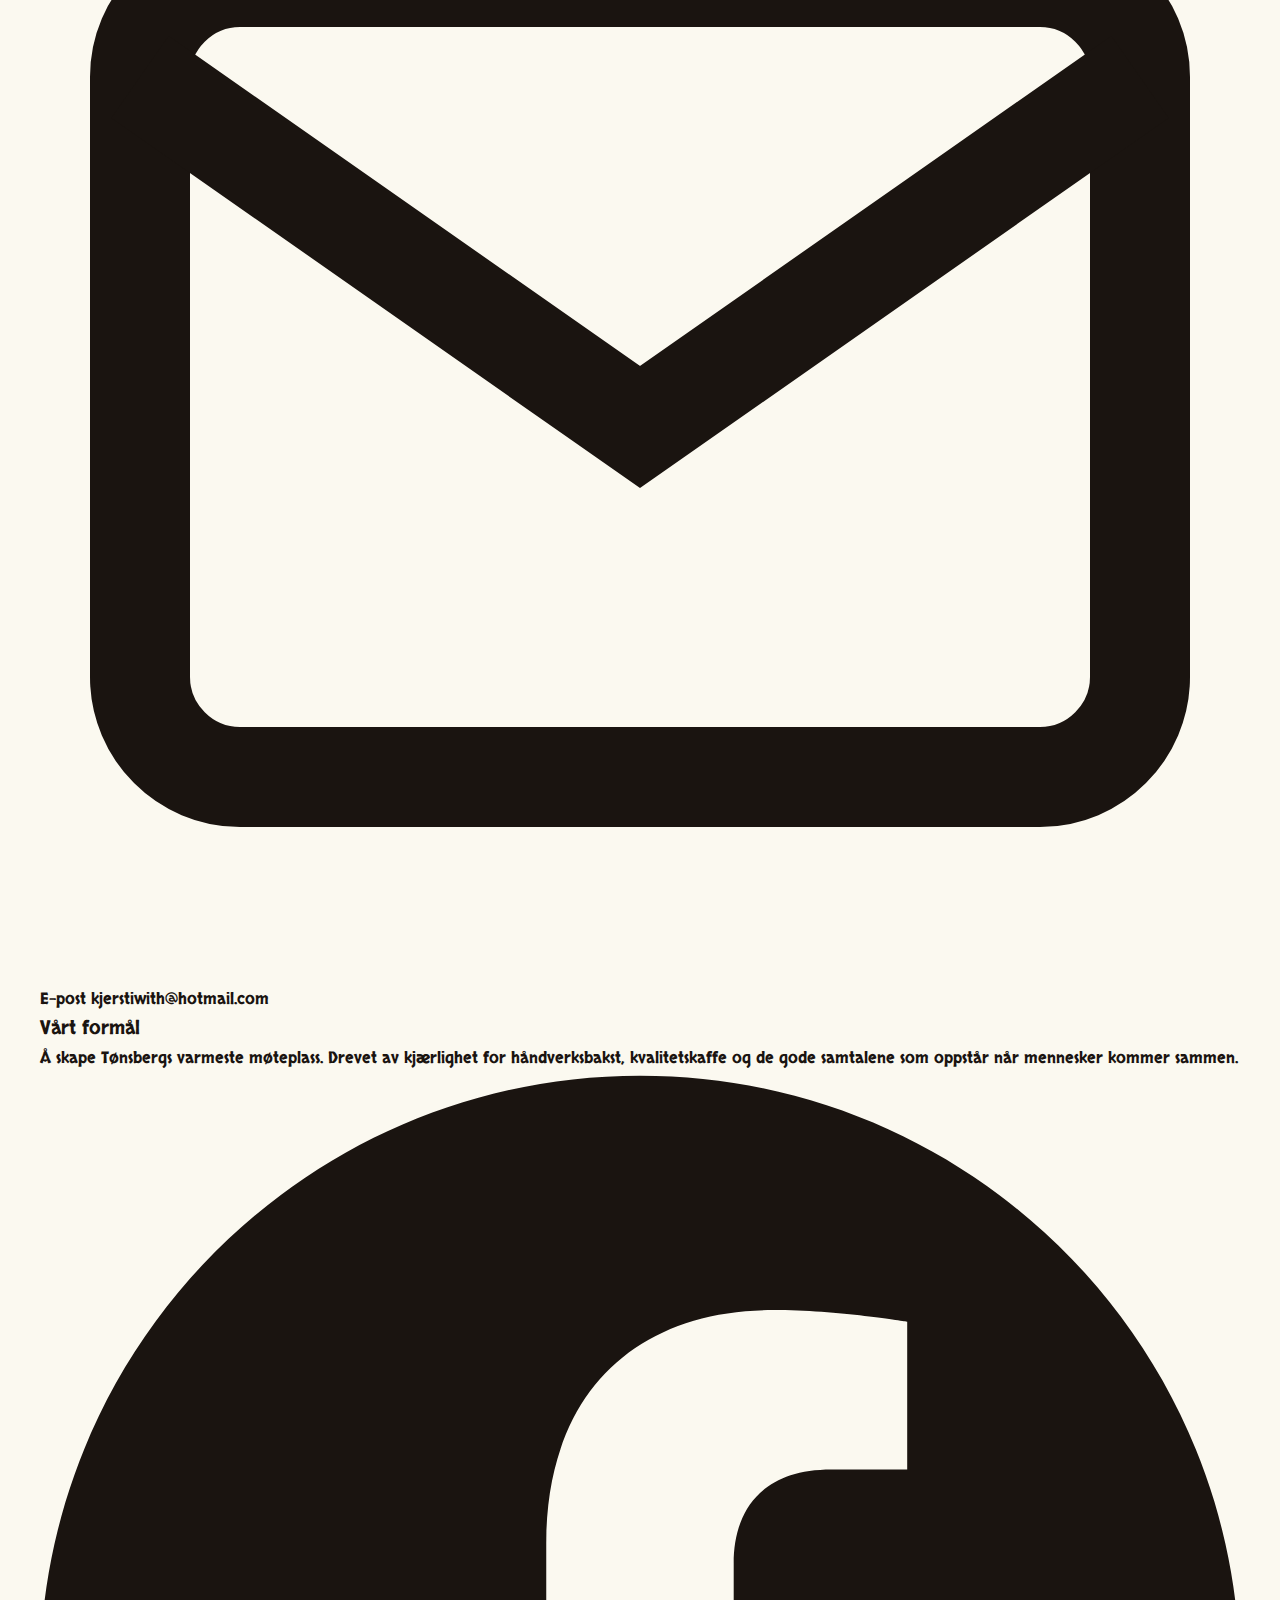
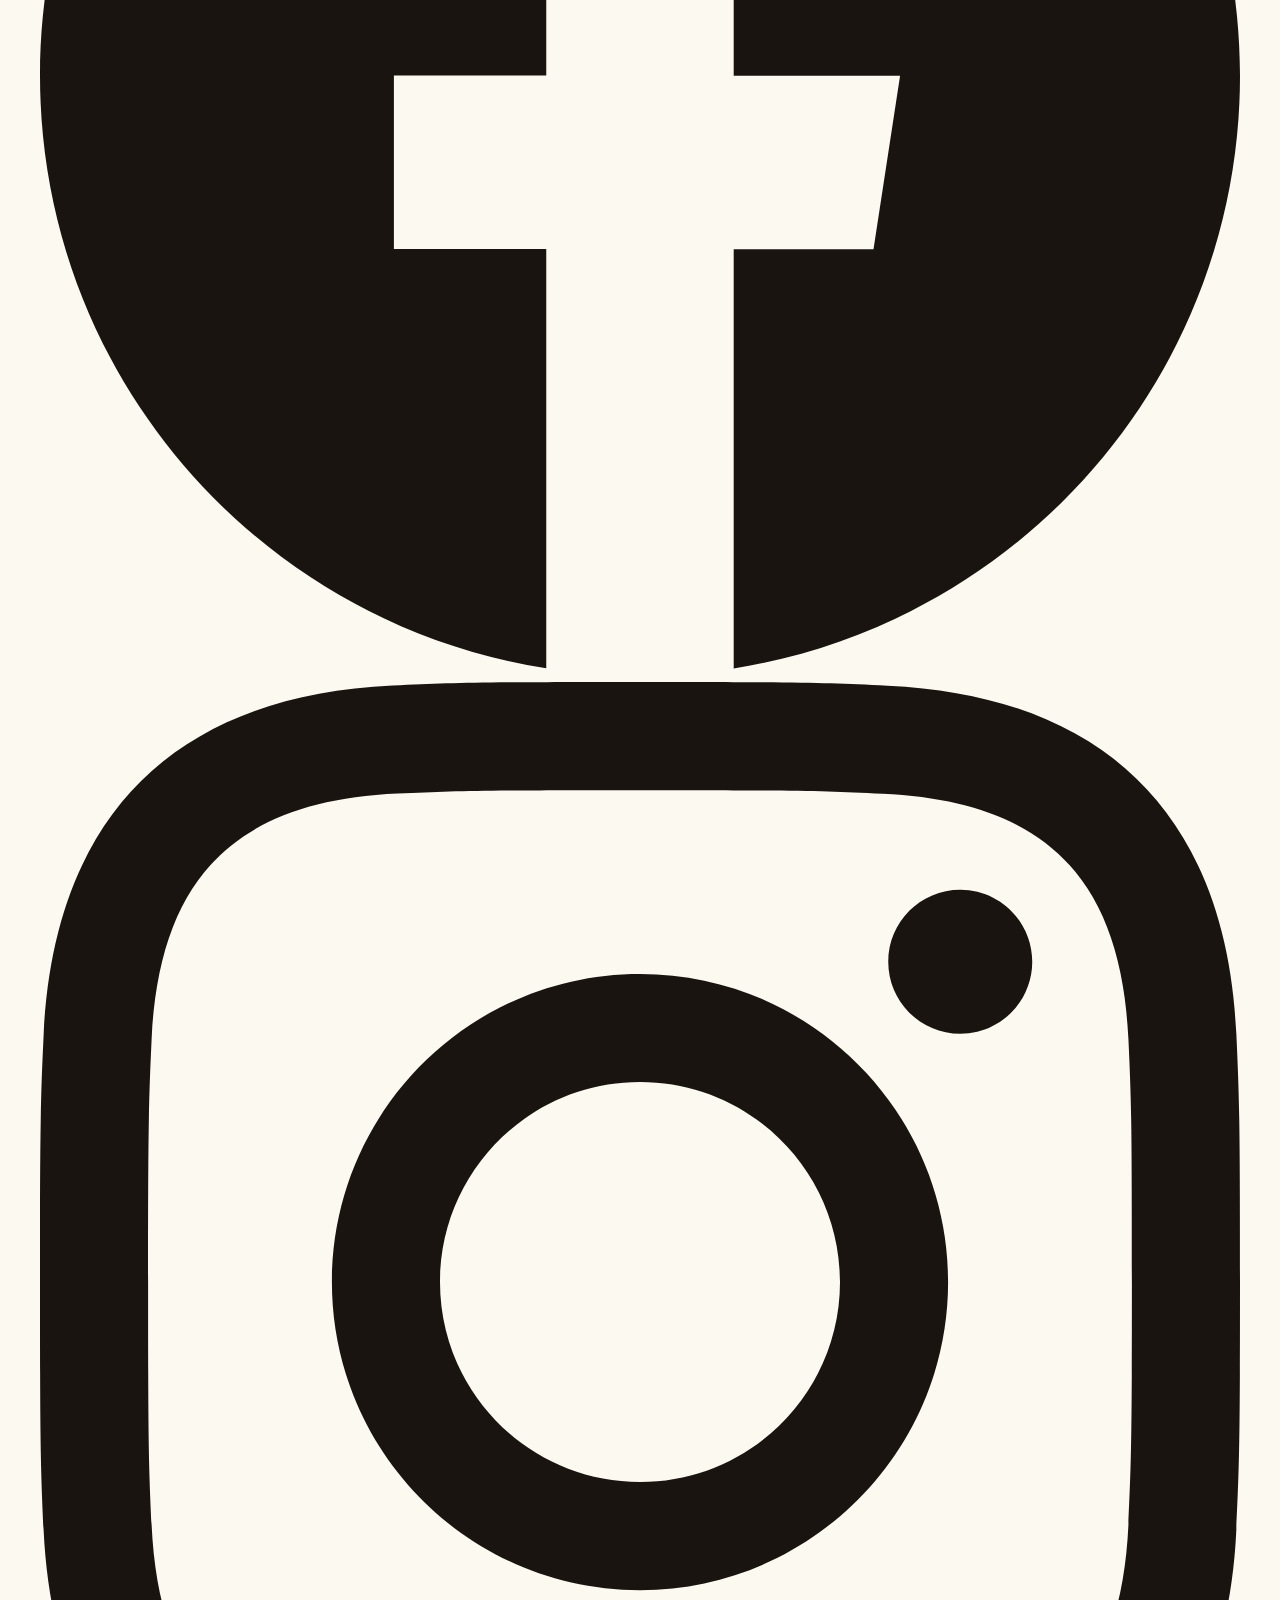
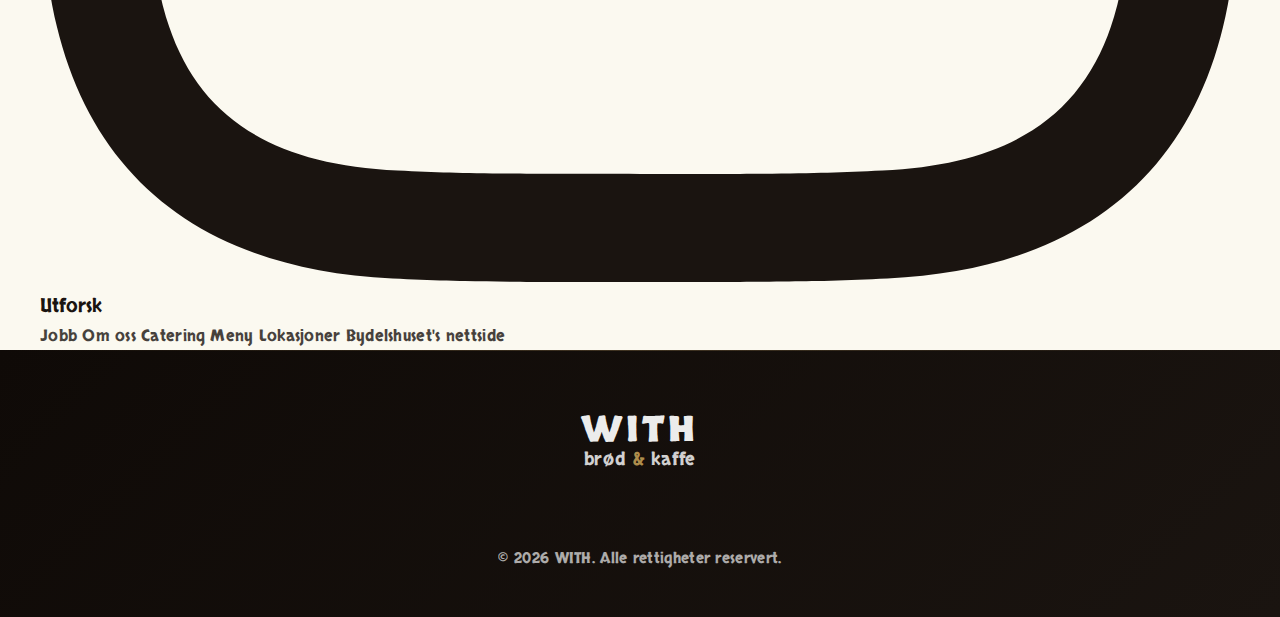
<file: frontend/omgivelser.html>
<!DOCTYPE html>
<html lang="no">
  <head>
    <meta charset="UTF-8" />
    <meta name="viewport" content="width=device-width, initial-scale=1.0" />
    <title>WITH</title>
    <link rel="stylesheet" href="./styles/mainCSS/importMain.css" />
    <link rel="stylesheet" href="./styles/indexCSS/importIndex.css" />
    <link rel="preconnect" href="https://fonts.googleapis.com" />
    <link rel="preconnect" href="https://fonts.gstatic.com" crossorigin />
    <link
      href="https://fonts.googleapis.com/css2?family=Playfair+Display:wght@400;500;600;700;800&family=Inter:wght@300;400;500;600;700&family=Bowlby+One+SC&family=Skranji:wght@400;700&display=swap"
      rel="stylesheet"
    />
  </head>
  <body>
    <!-- Header -->
    <header>
      <div class="container">
        <a href="index.html" class="logo-link">
          <div class="logo">
            <div class="logo-top">WITH</div>
            <div class="logo-bottom">
              brød <span class="accent">&</span> kaffe
            </div>
          </div>
        </a>

        <!-- Hamburger Menu Button -->
        <button
          class="hamburger"
          aria-label="Toggle menu"
          aria-expanded="false"
        >
          <span class="hamburger-line"></span>
          <span class="hamburger-line"></span>
          <span class="hamburger-line"></span>
        </button>

        <nav class="nav-menu">
          <ul>
            <li><a href="menu.html">Meny</a></li>
            <li><a href="catering.html">Catering</a></li>
            <li><a href="locations.html">Lokasjoner</a></li>
            <li><a href="omOss.html">Om oss</a></li>
            <li>
              <a href="#kontakt" class="nav-cta"><span>Kontakt</span></a>
            </li>
          </ul>
        </nav>
      </div>
    </header>

      <!-- Contact Details -->
      <section id="kontakt" class="contact-info">
        <div class="container">
          <div class="contact-grid">
            <!-- Left: Contact Details -->
            <div class="contact-column">
              <h3 class="contact-heading">Kontakt oss</h3>
              <div class="contact-details">
                <a href="tel:98901886" class="contact-item">
                  <svg
                    class="contact-icon"
                    viewBox="0 0 24 24"
                    fill="none"
                    stroke="currentColor"
                    stroke-width="2"
                  >
                    <path
                      d="M22 16.92v3a2 2 0 0 1-2.18 2 19.79 19.79 0 0 1-8.63-3.07 19.5 19.5 0 0 1-6-6 19.79 19.79 0 0 1-3.07-8.67A2 2 0 0 1 4.11 2h3a2 2 0 0 1 2 1.72 12.84 12.84 0 0 0 .7 2.81 2 2 0 0 1-.45 2.11L8.09 9.91a16 16 0 0 0 6 6l1.27-1.27a2 2 0 0 1 2.11-.45 12.84 12.84 0 0 0 2.81.7A2 2 0 0 1 22 16.92z"
                    ></path>
                  </svg>
                  <div class="contact-text">
                    <span class="contact-label">Telefon</span>
                    <span class="contact-value">989 01 886</span>
                  </div>
                </a>
                <a href="mailto:kjerstiwith@hotmail.com" class="contact-item">
                  <svg
                    class="contact-icon"
                    viewBox="0 0 24 24"
                    fill="none"
                    stroke="currentColor"
                    stroke-width="2"
                  >
                    <path
                      d="M4 4h16c1.1 0 2 .9 2 2v12c0 1.1-.9 2-2 2H4c-1.1 0-2-.9-2-2V6c0-1.1.9-2 2-2z"
                    ></path>
                    <polyline points="22,6 12,13 2,6"></polyline>
                  </svg>
                  <div class="contact-text">
                    <span class="contact-label">E-post</span>
                    <span class="contact-value">kjerstiwith@hotmail.com</span>
                  </div>
                </a>
              </div>
            </div>

            <!-- Center: Purpose & Socials -->
            <div class="contact-column contact-center">
              <h3 class="contact-heading">Vårt formål</h3>
              <p class="contact-tagline">
                Å skape Tønsbergs varmeste møteplass. Drevet av kjærlighet for
                håndverksbakst, kvalitetskaffe og de gode samtalene som oppstår
                når mennesker kommer sammen.
              </p>
              <div class="social-links">
                <a
                  href="https://www.facebook.com/withbrodogkaffe/?locale=nb_NO"
                  target="_blank"
                  rel="noopener noreferrer"
                  class="social-link"
                  aria-label="Facebook"
                >
                  <svg viewBox="0 0 24 24" fill="currentColor">
                    <path
                      d="M24 12.073c0-6.627-5.373-12-12-12s-12 5.373-12 12c0 5.99 4.388 10.954 10.125 11.854v-8.385H7.078v-3.47h3.047V9.43c0-3.007 1.792-4.669 4.533-4.669 1.312 0 2.686.235 2.686.235v2.953H15.83c-1.491 0-1.956.925-1.956 1.874v2.25h3.328l-.532 3.47h-2.796v8.385C19.612 23.027 24 18.062 24 12.073z"
                    />
                  </svg>
                </a>
                <a
                  href="https://www.instagram.com/withtonsberg/?hl=en"
                  target="_blank"
                  rel="noopener noreferrer"
                  class="social-link"
                  aria-label="Instagram"
                >
                  <svg viewBox="0 0 24 24" fill="currentColor">
                    <path
                      d="M12 2.163c3.204 0 3.584.012 4.85.07 3.252.148 4.771 1.691 4.919 4.919.058 1.265.069 1.645.069 4.849 0 3.205-.012 3.584-.069 4.849-.149 3.225-1.664 4.771-4.919 4.919-1.266.058-1.644.07-4.85.07-3.204 0-3.584-.012-4.849-.07-3.26-.149-4.771-1.699-4.919-4.92-.058-1.265-.07-1.644-.07-4.849 0-3.204.013-3.583.07-4.849.149-3.227 1.664-4.771 4.919-4.919 1.266-.057 1.645-.069 4.849-.069zm0-2.163c-3.259 0-3.667.014-4.947.072-4.358.2-6.78 2.618-6.98 6.98-.059 1.281-.073 1.689-.073 4.948 0 3.259.014 3.668.072 4.948.2 4.358 2.618 6.78 6.98 6.98 1.281.058 1.689.072 4.948.072 3.259 0 3.668-.014 4.948-.072 4.354-.2 6.782-2.618 6.979-6.98.059-1.28.073-1.689.073-4.948 0-3.259-.014-3.667-.072-4.947-.196-4.354-2.617-6.78-6.979-6.98-1.281-.059-1.69-.073-4.949-.073zm0 5.838c-3.403 0-6.162 2.759-6.162 6.162s2.759 6.163 6.162 6.163 6.162-2.759 6.162-6.163c0-3.403-2.759-6.162-6.162-6.162zm0 10.162c-2.209 0-4-1.79-4-4 0-2.209 1.791-4 4-4s4 1.791 4 4c0 2.21-1.791 4-4 4zm6.406-11.845c-.796 0-1.441.645-1.441 1.44s.645 1.44 1.441 1.44c.795 0 1.439-.645 1.439-1.44s-.644-1.44-1.439-1.44z"
                    />
                  </svg>
                </a>
              </div>
            </div>

            <!-- Right: Quick Links -->
            <div class="contact-column">
              <h3 class="contact-heading">Utforsk</h3>
              <nav class="quick-links">
                <a href="jobb.html" class="quick-link">Jobb</a>
                <a href="omOss.html" class="quick-link">Om oss</a>
                <a href="catering.html" class="quick-link">Catering</a>
                <a href="menu.html" class="quick-link">Meny</a>
                <a href="locations.html" class="quick-link">Lokasjoner</a>
                <a href="https://bydelshuset.com/with-bakeri" class="quick-link"
                  >Bydelshuset's nettside</a
                >
              </nav>
            </div>
          </div>
        </div>
      </section>
    </main>

    <!-- Footer logo and copyright -->
    <footer>
      <div class="container">
        <div class="footer-content">
          <a href="index.html" class="footer-logo">
            <div class="logo-top">WITH</div>
            <div class="logo-bottom">
              brød <span class="accent">&</span> kaffe
            </div>
          </a>
          <div class="footer-divider"></div>
          <p>
            &copy; <span id="copyright-year"></span> WITH. Alle rettigheter
            reservert.
          </p>
        </div>
      </div>
    </footer>

    <!-- JavaScript -->
    <script src="./js/mainJS/hamburger.js"></script>
    <script src="./js/mainJS/scrollHeader.js"></script>
    <script src="./js/mainJS/logoAnimation.js"></script>
    <script src="./js/mainJS/marquee.js"></script>
    <script src="./js/mainJS/copyrightYear.js"></script>
  </body>
</html>
</file>
<file: frontend/styles/mainCSS/importMain.css>
@import "main.css";
</file>
<file: frontend/styles/indexCSS/importIndex.css>
@import "index.css";
</file>
<file: frontend/styles/menuCSS/importMenu.css>
@import "menu-hero.css";
@import "menu-layout.css";
@import "menu-images.css";
@import "menu-content.css";
@import "menu-items.css";
@import "menu-extras.css";
@import "menu-special.css";
@import "menu-responsive.css";
@import "menu-accessibility.css";
</file>
<file: frontend/styles/cateringCSS/catering.css>
/* Enhanced Catering Description Section */
.catering-description {
    padding: 6rem 0;
    background: linear-gradient(to bottom, var(--cream) 0%, var(--cream-dark) 100%);
    position: relative;
    overflow: hidden;
}

/* Subtle top divider */
.catering-description::before {
    content: '';
    position: absolute;
    top: 0;
    left: 0;
    right: 0;
    height: 1px;
    background: linear-gradient(90deg, transparent, var(--mocha-mist), transparent);
}

/* Soft ambient background pattern with animation */
.catering-description::after {
    content: '';
    position: absolute;
    inset: 0;
    background: 
        radial-gradient(circle at 20% 30%, var(--cappuccino-cream) 0%, transparent 40%),
        radial-gradient(circle at 80% 70%, var(--caramel-swirl) 0%, transparent 40%);
    pointer-events: none;
    animation: ambientPulse 12s ease-in-out infinite;
    opacity: 0.8;
}

@keyframes ambientPulse {
    0%, 100% { opacity: 0.8; }
    50% { opacity: 1; }
}

/* Ambient decoration */
.catering-decoration {
    position: absolute;
    top: 15%;
    left: 5%;
    width: 400px;
    height: 400px;
    background: radial-gradient(circle, var(--latte-layer) 0%, transparent 65%);
    border-radius: 50%;
    filter: blur(80px);
    pointer-events: none;
    animation: gentleFloat 20s ease-in-out infinite;
}

@keyframes gentleFloat {
    0%, 100% { transform: translate(0, 0); opacity: 0.6; }
    33% { transform: translate(20px, -25px); opacity: 0.9; }
    66% { transform: translate(-20px, 25px); opacity: 0.7; }
}

.catering-description .container {
    max-width: 1200px;
    position: relative;
    z-index: 1;
}

/* Intro Section */
.catering-intro {
    text-align: center;
    margin-bottom: 60px;
    opacity: 0;
    transform: translateY(30px);
    transition: all 0.8s cubic-bezier(0.34, 1.56, 0.64, 1);
}

.catering-intro.animate-in {
    opacity: 1;
    transform: translateY(0);
}

/* Enhanced Section Tag - Matching Location Badge Style */
.section-tag {
    display: inline-block;
    background: linear-gradient(135deg, 
        var(--honey) 0%, 
        var(--honey-dark) 100%);
    color: var(--white);
    padding: 0.5rem 1.2rem;
    border-radius: 50px;
    font-size: 0.625rem;
    font-weight: 700;
    letter-spacing: 1.5px;
    text-transform: uppercase;
    margin-bottom: 1rem;
    box-shadow: 
        0 4px 16px rgba(217, 168, 86, 0.35),
        inset 0 1px 1px rgba(255, 255, 255, 0.25);
    backdrop-filter: blur(8px);
    border: 2px solid rgba(255, 255, 255, 0.2);
    transition: all 0.3s cubic-bezier(0.34, 1.56, 0.64, 1);
    text-shadow: 0 1px 2px rgba(28, 20, 16, 0.3);
}

.section-tag:hover {
    transform: scale(1.08) translateY(-3px);
    box-shadow: 
        0 6px 20px rgba(217, 168, 86, 0.4),
        inset 0 1px 1px rgba(255, 255, 255, 0.3);
    background: linear-gradient(135deg, 
        var(--honey-dark) 0%, 
        var(--honey) 100%);
}

.catering-intro h2 {
    font-size: 2.75rem;
    font-weight: 600;
    color: var(--text-dark);
    margin-bottom: 20px;
    line-height: 1.2;
    letter-spacing: -0.5px;
}

.catering-intro p {
    font-family: 'Inter', sans-serif;
    font-size: 1.125rem;
    color: var(--text-medium);
    line-height: 1.8;
    max-width: 700px;
    margin: 0 auto;
    opacity: 0.92;
}

/* Catering Grid */
.catering-grid {
    display: grid;
    grid-template-columns: repeat(2, 1fr);
    gap: 2rem;
    position: relative;
    z-index: 1;
}

/* Catering Cards */
.catering-card {
    background: linear-gradient(145deg, var(--white) 0%, var(--vanilla-foam) 100%);
    border-radius: 20px;
    padding: 2.5rem;
    transition: all 0.5s cubic-bezier(0.4, 0, 0.2, 1);
    box-shadow: 
        0 4px 20px rgba(0, 0, 0, 0.08),
        inset 0 1px 0 rgba(255, 255, 255, 0.9);
    border: 1px solid rgba(0, 0, 0, 0.05);
    position: relative;
    opacity: 0;
    transform: translateY(40px) scale(0.95);
    overflow: hidden;
}

.catering-card.animate-in {
    opacity: 1;
    transform: translateY(0) scale(1);
}

.catering-card:nth-child(1) {
    transition-delay: 0.1s;
}

.catering-card:nth-child(2) {
    transition-delay: 0.25s;
}

/* Refined accent bar - fixed positioning */
.catering-card::before {
    content: '';
    position: absolute;
    top: 0;
    left: 0;
    width: 100%;
    height: 4px;
    background: linear-gradient(90deg, 
        var(--honey) 0%, 
        var(--honey-dark) 50%, 
        var(--honey) 100%);
    border-radius: 20px 20px 0 0;
    transform: scaleX(0);
    transition: transform 0.6s cubic-bezier(0.4, 0, 0.2, 1);
    transform-origin: center;
}

.catering-card:hover::before {
    transform: scaleX(1);
}

/* Refined glow on hover */
.catering-card::after {
    content: '';
    position: absolute;
    inset: 0;
    background: linear-gradient(135deg, 
        rgba(217, 168, 86, 0.05) 0%, 
        transparent 50%, 
        rgba(217, 168, 86, 0.05) 100%);
    border-radius: 20px;
    opacity: 0;
    transition: opacity 0.5s ease;
    pointer-events: none;
}

.catering-card:hover {
    transform: translateY(-8px) scale(1.005);
    box-shadow: 
        0 24px 48px rgba(0, 0, 0, 0.12),
        0 12px 28px rgba(217, 168, 86, 0.12),
        inset 0 1px 0 rgba(255, 255, 255, 1);
}

.catering-card:hover::after {
    opacity: 1;
}

/* Highlight Card */
.catering-card-highlight {
    background: linear-gradient(145deg, 
        var(--honey) 0%, 
        var(--honey-dark) 100%);
    color: var(--white);
    border: 2px solid rgba(255, 255, 255, 0.15);
}

.catering-card-highlight::before {
    background: linear-gradient(90deg, 
        rgba(255, 255, 255, 0.9) 0%, 
        rgba(255, 255, 255, 0.95) 50%, 
        rgba(255, 255, 255, 0.9) 100%);
}

.catering-card-highlight h3,
.catering-card-highlight p {
    color: var(--white);
}

.catering-card-highlight .catering-note {
    color: rgba(255, 255, 255, 0.9);
}

/* Card Icon */
.catering-card-icon {
    width: 64px;
    height: 64px;
    background: linear-gradient(135deg, var(--honey) 0%, var(--honey-dark) 100%);
    border-radius: 16px;
    display: flex;
    align-items: center;
    justify-content: center;
    margin-bottom: 1.75rem;
    box-shadow: 
        0 4px 16px rgba(217, 168, 86, 0.3),
        inset 0 1px 1px rgba(255, 255, 255, 0.25);
    transition: all 0.4s cubic-bezier(0.34, 1.56, 0.64, 1);
}

.catering-card-highlight .catering-card-icon {
    background: linear-gradient(135deg, var(--white) 0%, rgba(255, 255, 255, 0.95) 100%);
}

.catering-card:hover .catering-card-icon {
    transform: scale(1.08) rotate(3deg);
    box-shadow: 
        0 6px 24px rgba(217, 168, 86, 0.4),
        inset 0 1px 1px rgba(255, 255, 255, 0.3);
}

.catering-card-icon svg {
    width: 32px;
    height: 32px;
    color: var(--white);
    stroke-width: 2.5;
}

.catering-card-highlight .catering-card-icon svg {
    color: var(--honey-dark);
}

/* Card Content */
.catering-card-content h3 {
    font-size: 1.875rem;
    font-weight: 600;
    color: var(--text-dark);
    margin-bottom: 1.75rem;
    letter-spacing: -0.3px;
    line-height: 1.3;
}

/* Catering List - Improved Layout */
.catering-list {
    list-style: none;
    padding: 0;
    margin: 0;
}

.catering-list li {
    font-family: 'Inter', sans-serif;
    font-size: 1rem;
    color: var(--text-medium);
    line-height: 1.7;
    padding: 1rem 0;
    border-bottom: 1px solid rgba(0, 0, 0, 0.06);
    display: flex;
    align-items: flex-start;
    gap: 12px;
    transition: all 0.3s ease;
}

.catering-list li:last-child {
    border-bottom: none;
}

.catering-list li::before {
    content: "•";
    color: var(--honey);
    font-weight: bold;
    font-size: 1.5rem;
    line-height: 1.5;
    flex-shrink: 0;
    margin-top: -2px;
}

.catering-list li:hover {
    padding-left: 8px;
    color: var(--text-dark);
}

.catering-list strong {
    color: var(--text-dark);
    font-weight: 600;
    display: block;
    margin-bottom: 2px;
}

/* Highlight Text */
.catering-highlight-text {
    font-family: 'Inter', sans-serif;
    font-size: 1.125rem;
    line-height: 1.8;
    margin-bottom: 1rem;
    font-weight: 500;
}

.catering-note {
    font-family: 'Inter', sans-serif;
    font-size: 0.95rem;
    color: var(--text-medium);
    line-height: 1.7;
    margin-bottom: 1.5rem;
    font-style: italic;
    opacity: 0.9;
}

/* Contact Box */
.catering-contact-box {
    background: rgba(255, 255, 255, 0.15);
    backdrop-filter: blur(10px);
    padding: 1.5rem;
    border-radius: 14px;
    margin: 1.5rem 0;
    border: 1px solid rgba(255, 255, 255, 0.2);
}

.contact-method {
    display: flex;
    align-items: center;
    gap: 1rem;
    padding: 0.75rem 0;
}

.contact-method:first-child {
    border-bottom: 1px solid rgba(255, 255, 255, 0.15);
    padding-bottom: 1rem;
    margin-bottom: 0.5rem;
}

.contact-method svg {
    width: 20px;
    height: 20px;
    color: var(--white);
    flex-shrink: 0;
}

.catering-contact-link {
    color: var(--white);
    text-decoration: none;
    font-weight: 500;
    font-family: 'Inter', sans-serif;
    font-size: 1rem;
    transition: all 0.3s ease;
    position: relative;
}

.catering-contact-link::after {
    content: '';
    position: absolute;
    bottom: -2px;
    left: 0;
    width: 0;
    height: 2px;
    background: var(--white);
    transition: width 0.3s ease;
}

.catering-contact-link:hover {
    transform: translateX(5px);
}

.catering-contact-link:hover::after {
    width: 100%;
}

.catering-urgent {
    font-family: 'Inter', sans-serif;
    font-size: 0.95rem;
    margin-top: 1rem;
    font-weight: 500;
    text-align: center;
}

/* Responsive Design */

/* Large tablets and small desktops */
@media (max-width: 1200px) {
    .catering-grid {
        gap: 1.75rem;
    }
    
    .catering-card {
        padding: 2.25rem;
    }
    
    .catering-decoration {
        width: 320px;
        height: 320px;
    }
}

/* Tablets */
@media (max-width: 992px) {
    .catering-description {
        padding: 4.5rem 0;
    }
    
    .catering-intro h2 {
        font-size: 2.25rem;
    }
    
    .catering-intro p {
        font-size: 1.05rem;
    }
    
    .catering-card {
        padding: 2rem;
    }
    
    .catering-card-content h3 {
        font-size: 1.7rem;
    }
    
    .catering-decoration {
        width: 280px;
        height: 280px;
    }
}

/* Mobile landscape and small tablets */
@media (max-width: 768px) {
    .catering-description {
        padding: 3.5rem 0;
    }
    
    .catering-grid {
        grid-template-columns: 1fr;
        gap: 1.5rem;
    }
    
    .catering-intro {
        margin-bottom: 50px;
    }
    
    .catering-intro h2 {
        font-size: 2rem;
    }
    
    .catering-intro p {
        font-size: 1rem;
    }
    
    .catering-card {
        padding: 1.85rem;
    }
    
    .catering-card-icon {
        width: 56px;
        height: 56px;
        margin-bottom: 1.25rem;
    }
    
    .catering-card-icon svg {
        width: 28px;
        height: 28px;
    }
    
    .catering-card-content h3 {
        font-size: 1.6rem;
        margin-bottom: 1.5rem;
    }
    
    .catering-list li {
        font-size: 0.95rem;
        padding: 0.85rem 0;
        gap: 10px;
    }
    
    .catering-highlight-text {
        font-size: 1.05rem;
    }
    
    .catering-note {
        font-size: 0.9rem;
    }
    
    .catering-contact-box {
        padding: 1.25rem;
    }
    
    .contact-method {
        font-size: 0.95rem;
    }
    
    .section-tag {
        padding: 0.45rem 1.1rem;
        font-size: 0.575rem;
        letter-spacing: 1.3px;
    }
    
    .catering-decoration {
        width: 240px;
        height: 240px;
        top: 10%;
        left: -50px;
    }
    
    /* Disable hover effects on mobile */
    .catering-card:hover {
        transform: translateY(0) scale(1);
        box-shadow: 
            0 4px 20px rgba(0, 0, 0, 0.08),
            inset 0 1px 0 rgba(255, 255, 255, 0.9);
    }
    
    .catering-card:hover::before {
        transform: scaleX(0);
    }
    
    .catering-card:hover::after {
        opacity: 0;
    }
    
    .section-tag:hover {
        transform: none;
    }
    
    .catering-card:hover .catering-card-icon {
        transform: none;
    }
}

/* Small mobile devices */
@media (max-width: 480px) {
    .catering-description {
        padding: 3rem 0;
    }
    
    .catering-intro {
        margin-bottom: 40px;
    }
    
    .catering-intro h2 {
        font-size: 1.75rem;
    }
    
    .catering-intro p {
        font-size: 0.95rem;
    }
    
    .catering-card {
        padding: 1.6rem;
    }
    
    .catering-card-icon {
        width: 52px;
        height: 52px;
        margin-bottom: 1rem;
    }
    
    .catering-card-icon svg {
        width: 26px;
        height: 26px;
    }
    
    .catering-card-content h3 {
        font-size: 1.5rem;
        margin-bottom: 1.25rem;
    }
    
    .catering-list li {
        font-size: 0.9rem;
        padding: 0.75rem 0;
        gap: 10px;
    }
    
    .catering-list li::before {
        font-size: 1.3rem;
    }
    
    .catering-highlight-text {
        font-size: 1rem;
    }
    
    .catering-note {
        font-size: 0.85rem;
        margin-bottom: 1.25rem;
    }
    
    .catering-contact-box {
        padding: 1.15rem;
    }
    
    .contact-method {
        font-size: 0.9rem;
        gap: 0.85rem;
    }
    
    .contact-method svg {
        width: 18px;
        height: 18px;
    }
    
    .catering-urgent {
        font-size: 0.9rem;
    }
    
    .section-tag {
        padding: 0.4rem 1rem;
        font-size: 0.55rem;
        letter-spacing: 1.2px;
    }
    
    .catering-decoration {
        width: 200px;
        height: 200px;
        left: -60px;
    }
}

/* Extra small devices */
@media (max-width: 400px) {
    .catering-description {
        padding: 2.5rem 0;
    }
    
    .catering-intro h2 {
        font-size: 1.6rem;
    }
    
    .catering-intro p {
        font-size: 0.9rem;
    }
    
    .catering-card {
        padding: 1.4rem;
    }
    
    .catering-card-icon {
        width: 48px;
        height: 48px;
    }
    
    .catering-card-icon svg {
        width: 24px;
        height: 24px;
    }
    
    .catering-card-content h3 {
        font-size: 1.35rem;
    }
    
    .catering-list li {
        font-size: 0.85rem;
        padding: 0.7rem 0;
    }
    
    .section-tag {
        padding: 0.375rem 0.95rem;
        font-size: 0.525rem;
        letter-spacing: 1.1px;
    }
    
    .catering-decoration {
        width: 180px;
        height: 180px;
    }
}
</file>
<file: frontend/styles/mainCSS/main.css>
:root {
    /* Original and main Warm Palette - Coffee & Honey Tones */
    --espresso: #1A1410;
    --espresso-light: #4A3428;
    --espresso-medium: #2d2218;
    --honey: #D4AC5C;
    --honey-dark: #B8925A;
    --honey-light: #E8CA8E;
    --honey-lighter: #F5E6C0;
    --cream: #FBF9F0;
    --cream-dark: #F2EFE0;
    --white: #FFFFFF;
    
    /* Deep Roast */
    --dark-roast: #0a0705;
    --french-roast: #0d0a08;
    --burnt-caramel: #141008;
    
    /* Additional Warm Tones mainly used in the header glass effect */
    --warm-linen: #FAF8F5;
    --morning-mist: rgba(250, 248, 245, 0.75);
    --porcelain: #FFFFFF;
    --cotton: rgba(255, 255, 255, 0.7);
    --silk: rgba(255, 255, 255, 0.6);
    --lace: rgba(255, 255, 255, 0.3);
    --pearl: rgba(255, 255, 255, 0.25);
    --whisper: rgba(26, 20, 16, 0.06);
    --soft-shadow: rgba(26, 20, 16, 0.08);
    --gentle-shadow: rgba(26, 20, 16, 0.04);
    --amber-glow: rgba(212, 165, 116, 0.3);
    --amber-shine: rgba(212, 165, 116, 0.4);
    
    /* Café Features - Additional Warm Palette Extensions */
    --vanilla-foam: rgba(250, 248, 245, 0.98);
    --cappuccino-cream: rgba(212, 165, 116, 0.04);
    --caramel-swirl: rgba(212, 165, 116, 0.03);
    --latte-layer: rgba(212, 165, 116, 0.08);
    --mocha-mist: rgba(212, 165, 116, 0.1);
    --cinnamon-dust: rgba(212, 165, 116, 0.12);
    --toffee-glaze: rgba(212, 165, 116, 0.15);
    --butterscotch: rgba(212, 165, 116, 0.25);
    --espresso-veil: rgba(26, 20, 16, 0.12);
    --roasted-shadow: rgba(26, 20, 16, 0.25);
    
    /* Contrasting Cool Blue Palette - Evening Sky & Twilight Tones */
    --midnight: #0a1014;
    --midnight-light: #0d1418;
    --slate-mist: rgba(40, 55, 63, 0.45);
    --slate-shadow: rgba(28, 40, 47, 0.35);
    --twilight: #32657a;
    --twilight-bright: #40829c;
    --arctic-frost: #8bc4db;
    --cool-breeze: #6ba5c2;
    --steel-blue: #4d8aa3;
    --deep-ocean: rgba(16, 26, 31, 0.85);
    --ocean-mist: rgba(16, 26, 31, 0.4);
    --fog: rgba(16, 26, 31, 0.2);
    
    /* Shadow & Effects */
    --shadow-sm: 0 2px 8px rgba(26, 20, 16, 0.06);
    --shadow-md: 0 8px 24px rgba(26, 20, 16, 0.1);
    --shadow-lg: 0 16px 48px rgba(26, 20, 16, 0.15);
    --shadow-xl: 0 24px 64px rgba(26, 20, 16, 0.2);
    --radius-sm: 10px;
    --radius-md: 14px;
    --radius-lg: 18px;
    --radius-xl: 24px;
    --transition: all 0.3s cubic-bezier(0.4, 0, 0.2, 1);
    --transition-bounce: all 0.5s cubic-bezier(0.34, 1.56, 0.64, 1);
}

* {
    margin: 0;
    padding: 0;
    box-sizing: border-box;
}

html {
    scroll-behavior: smooth;
    overflow-x: hidden;
}

body {
    font-family: 'Skranji', cursive;
    background-color: var(--cream);
    color: var(--espresso);
    line-height: 1.7;
    -webkit-font-smoothing: antialiased;
    -moz-osx-font-smoothing: grayscale;
    overflow-x: hidden;
}

h1, h2, h3, h4, h5, h6 {
    font-family: 'Skranji', cursive;
    font-weight: 200;
}

.container {
    max-width: 1320px;
    margin: 0 auto;
    padding: 0 2.5rem;
}

img {
    max-width: 100%;
    height: auto;
    display: block;
}

a {
    text-decoration: none;
    color: inherit;
    transition: var(--transition);
}

button {
    font-family: inherit;
    cursor: pointer;
    border: none;
    background: none;
}

ul {
    list-style: none;
}

/* Section Headers */
.section-header {
    text-align: center;
    margin-bottom: 5rem;
    animation: fadeInUp 0.8s ease-out;
}

.section-tag {
    display: inline-block;
    font-size: 0.875rem;
    font-weight: 200;
    letter-spacing: 2px;
    text-transform: uppercase;
    color: var(--honey);
    margin-bottom: 1rem;
    padding: 0.5rem 1.25rem;
    background: linear-gradient(135deg, rgba(212, 165, 116, 0.1), rgba(212, 165, 116, 0.05));
    border-radius: 50px;
    border: 1px solid rgba(212, 165, 116, 0.2);
}

.section-tag.light {
    color: var(--white);
    background: linear-gradient(135deg, rgba(255, 255, 255, 0.15), rgba(255, 255, 255, 0.08));
    border: 1px solid rgba(255, 255, 255, 0.25);
    box-shadow: 0 4px 12px rgba(0, 0, 0, 0.15);
}

.section-title {
    font-size: 3.5rem;
    font-weight: 200;
    margin-bottom: 1.5rem;
    letter-spacing: -2px;
    line-height: 1.1;
    color: var(--espresso);
}

.section-description {
    font-size: 1.125rem;
    color: var(--espresso-light);
    max-width: 640px;
    margin: 0 auto;
    line-height: 1.75;
}

.section-description.light {
    color: rgba(255, 255, 255, 0.85);
}

@keyframes fadeInUp {
    from {
        opacity: 0;
        transform: translateY(30px);
    }
    to {
        opacity: 1;
        transform: translateY(0);
    }
}

@keyframes float {
    0%, 100% {
        transform: translateY(0);
    }
    50% {
        transform: translateY(-10px);
    }
}

/* Responsive Typography */
@media (max-width: 768px) {
    .section-title {
        font-size: 2.5rem;
        letter-spacing: -1.5px;
    }
    
    .section-description {
        font-size: 1rem;
    }
    
    .container {
        padding: 0 1.5rem;
    }
}
</file>
